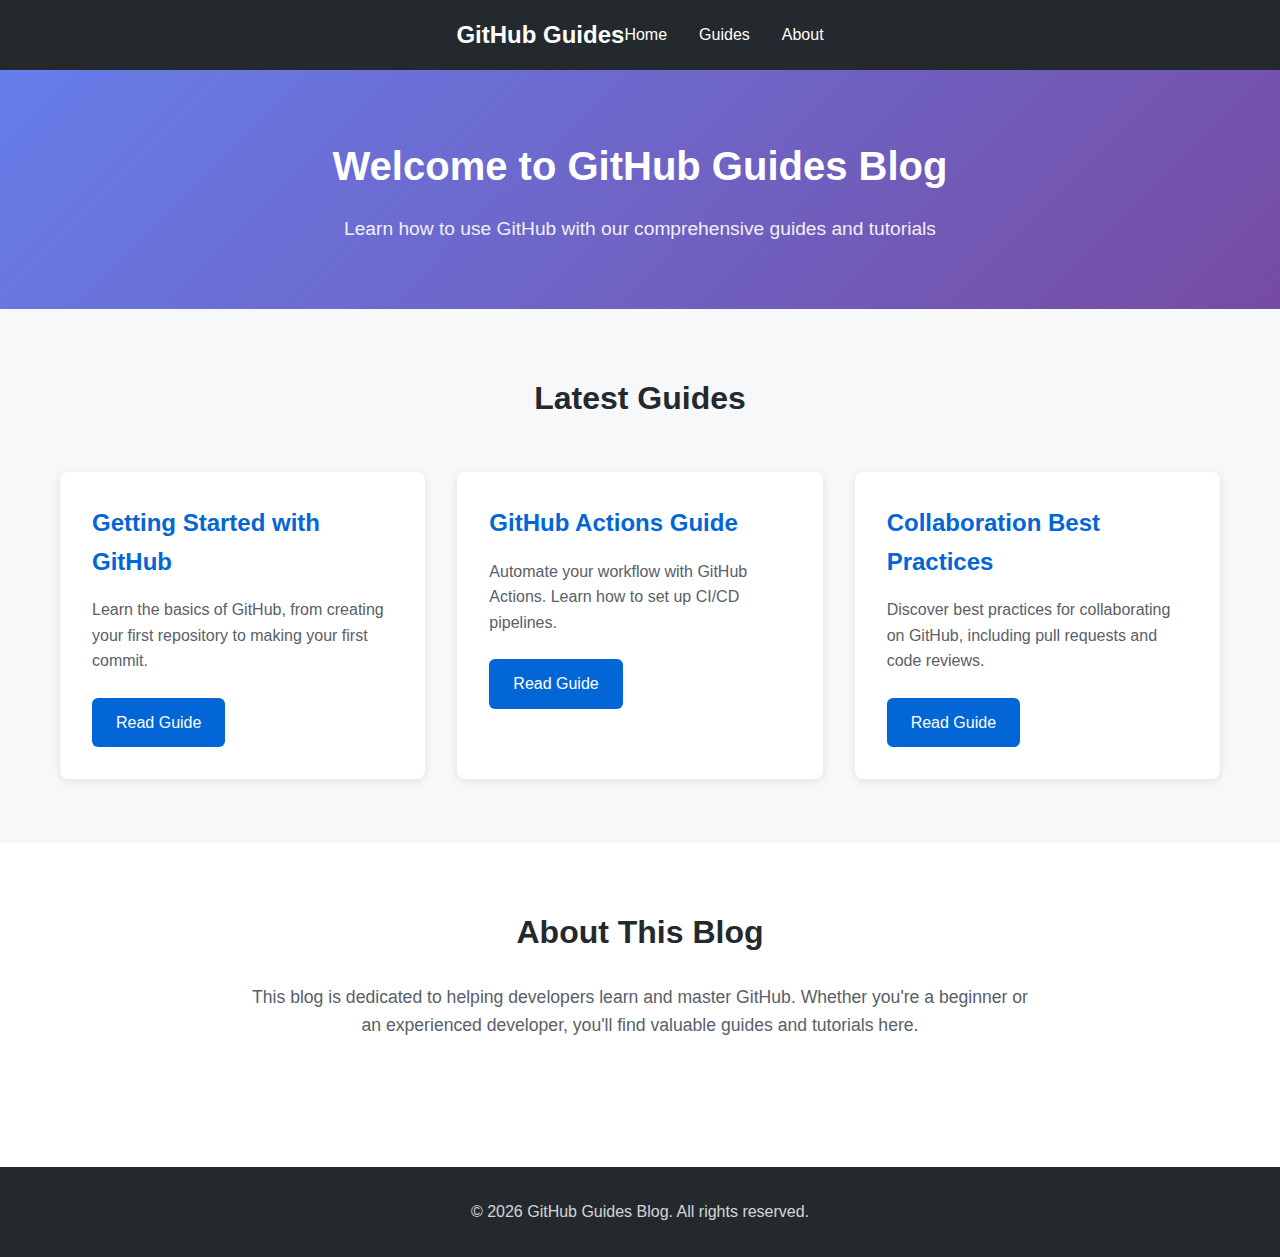
<file: index.html>
<!DOCTYPE html>
<html lang="en">
<head>
    <meta charset="UTF-8">
    <meta name="viewport" content="width=device-width, initial-scale=1.0">
    <title>GitHub Guides Blog</title>
    <link rel="stylesheet" href="assets/css/style.css">
</head>
<body>
    <header>
        <nav class="navbar">
            <div class="container">
                <h1 class="logo">GitHub Guides</h1>
                <ul class="nav-links">
                    <li><a href="index.html">Home</a></li>
                    <li><a href="#guides">Guides</a></li>
                    <li><a href="#about">About</a></li>
                </ul>
            </div>
        </nav>
    </header>

    <main>
        <section class="hero">
            <div class="container">
                <h1>Welcome to GitHub Guides Blog</h1>
                <p>Learn how to use GitHub with our comprehensive guides and tutorials</p>
            </div>
        </section>

        <section id="guides" class="guides-section">
            <div class="container">
                <h2>Latest Guides</h2>
                <div class="guides-grid">
                    <article class="guide-card">
                        <h3>Getting Started with GitHub</h3>
                        <p>Learn the basics of GitHub, from creating your first repository to making your first commit.</p>
                        <a href="guides/getting-started.html" class="btn">Read Guide</a>
                    </article>
                    <article class="guide-card">
                        <h3>GitHub Actions Guide</h3>
                        <p>Automate your workflow with GitHub Actions. Learn how to set up CI/CD pipelines.</p>
                        <a href="guides/github-actions.html" class="btn">Read Guide</a>
                    </article>
                    <article class="guide-card">
                        <h3>Collaboration Best Practices</h3>
                        <p>Discover best practices for collaborating on GitHub, including pull requests and code reviews.</p>
                        <a href="guides/collaboration.html" class="btn">Read Guide</a>
                    </article>
                </div>
            </div>
        </section>

        <section id="about" class="about-section">
            <div class="container">
                <h2>About This Blog</h2>
                <p>This blog is dedicated to helping developers learn and master GitHub. Whether you're a beginner or an experienced developer, you'll find valuable guides and tutorials here.</p>
            </div>
        </section>
    </main>

    <footer>
        <div class="container">
            <p>&copy; 2026 GitHub Guides Blog. All rights reserved.</p>
        </div>
    </footer>

    <script src="assets/js/main.js"></script>
</body>
</html>
</file>
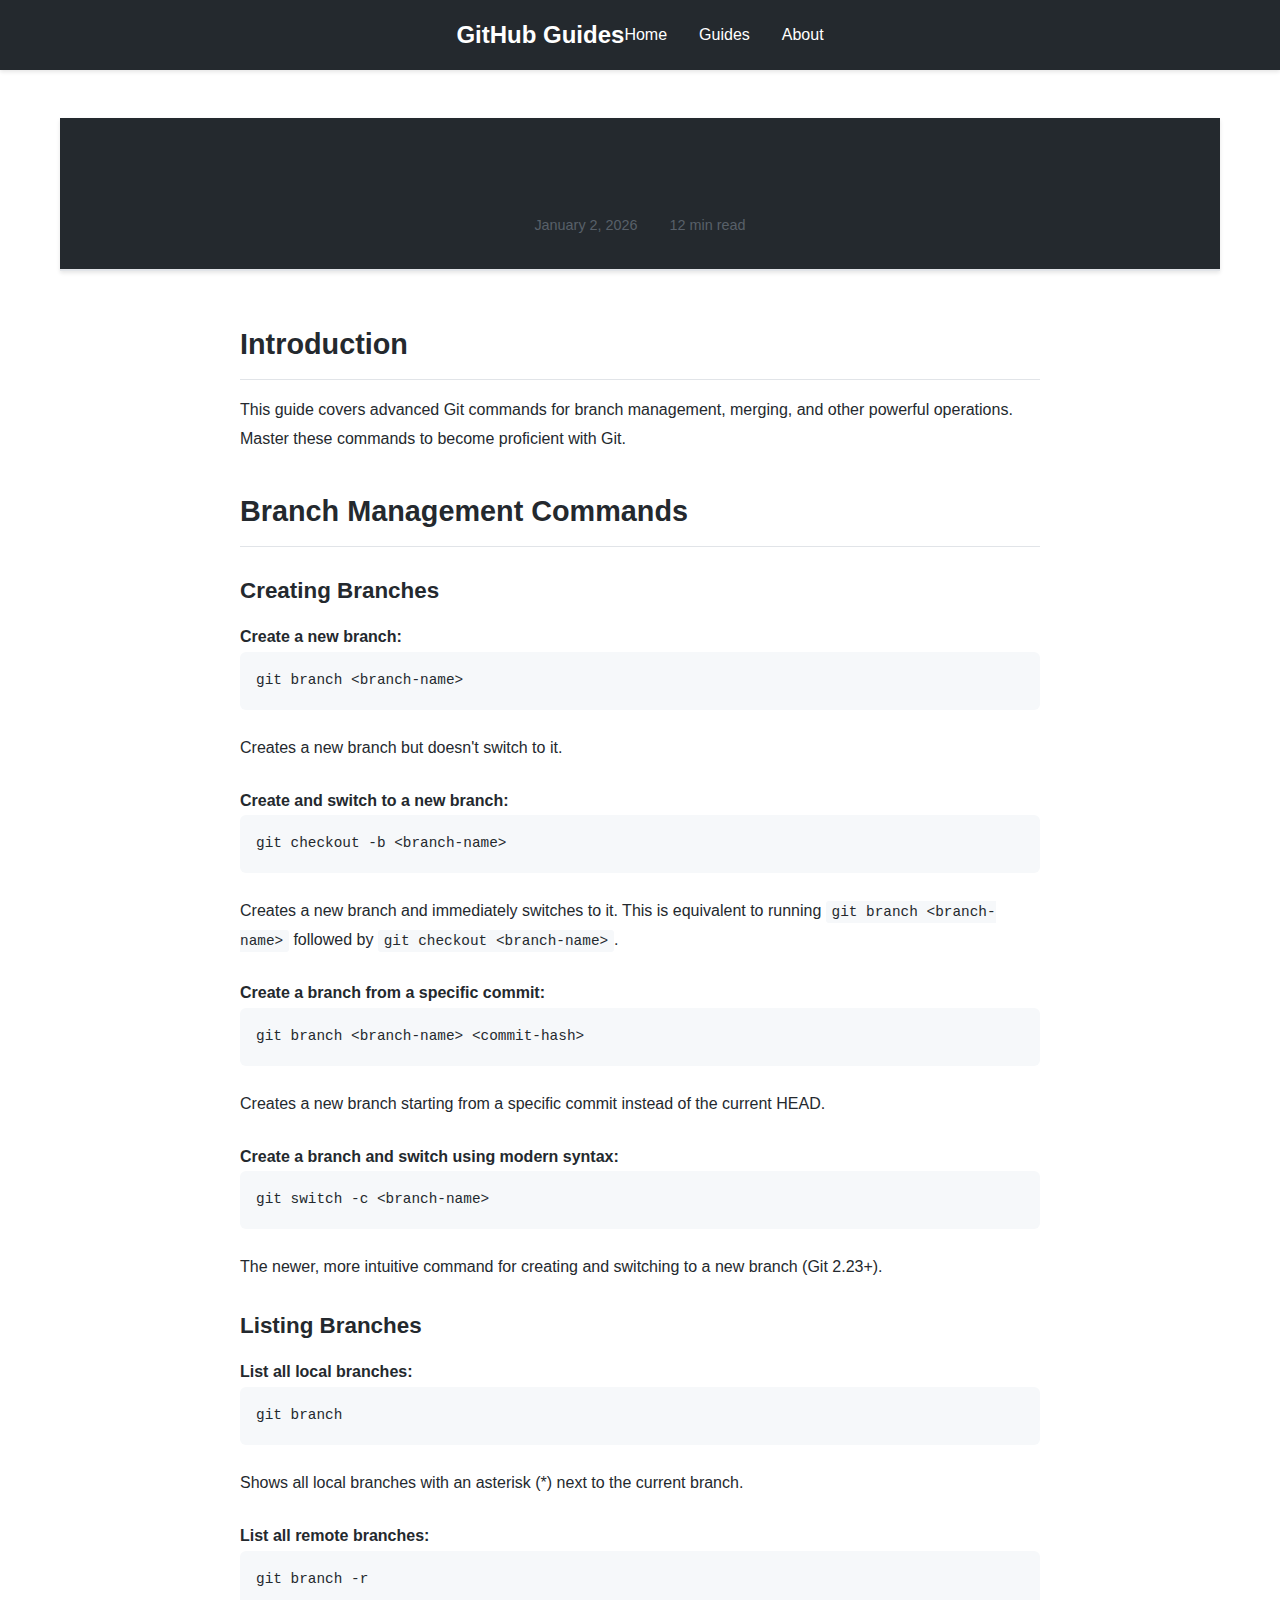
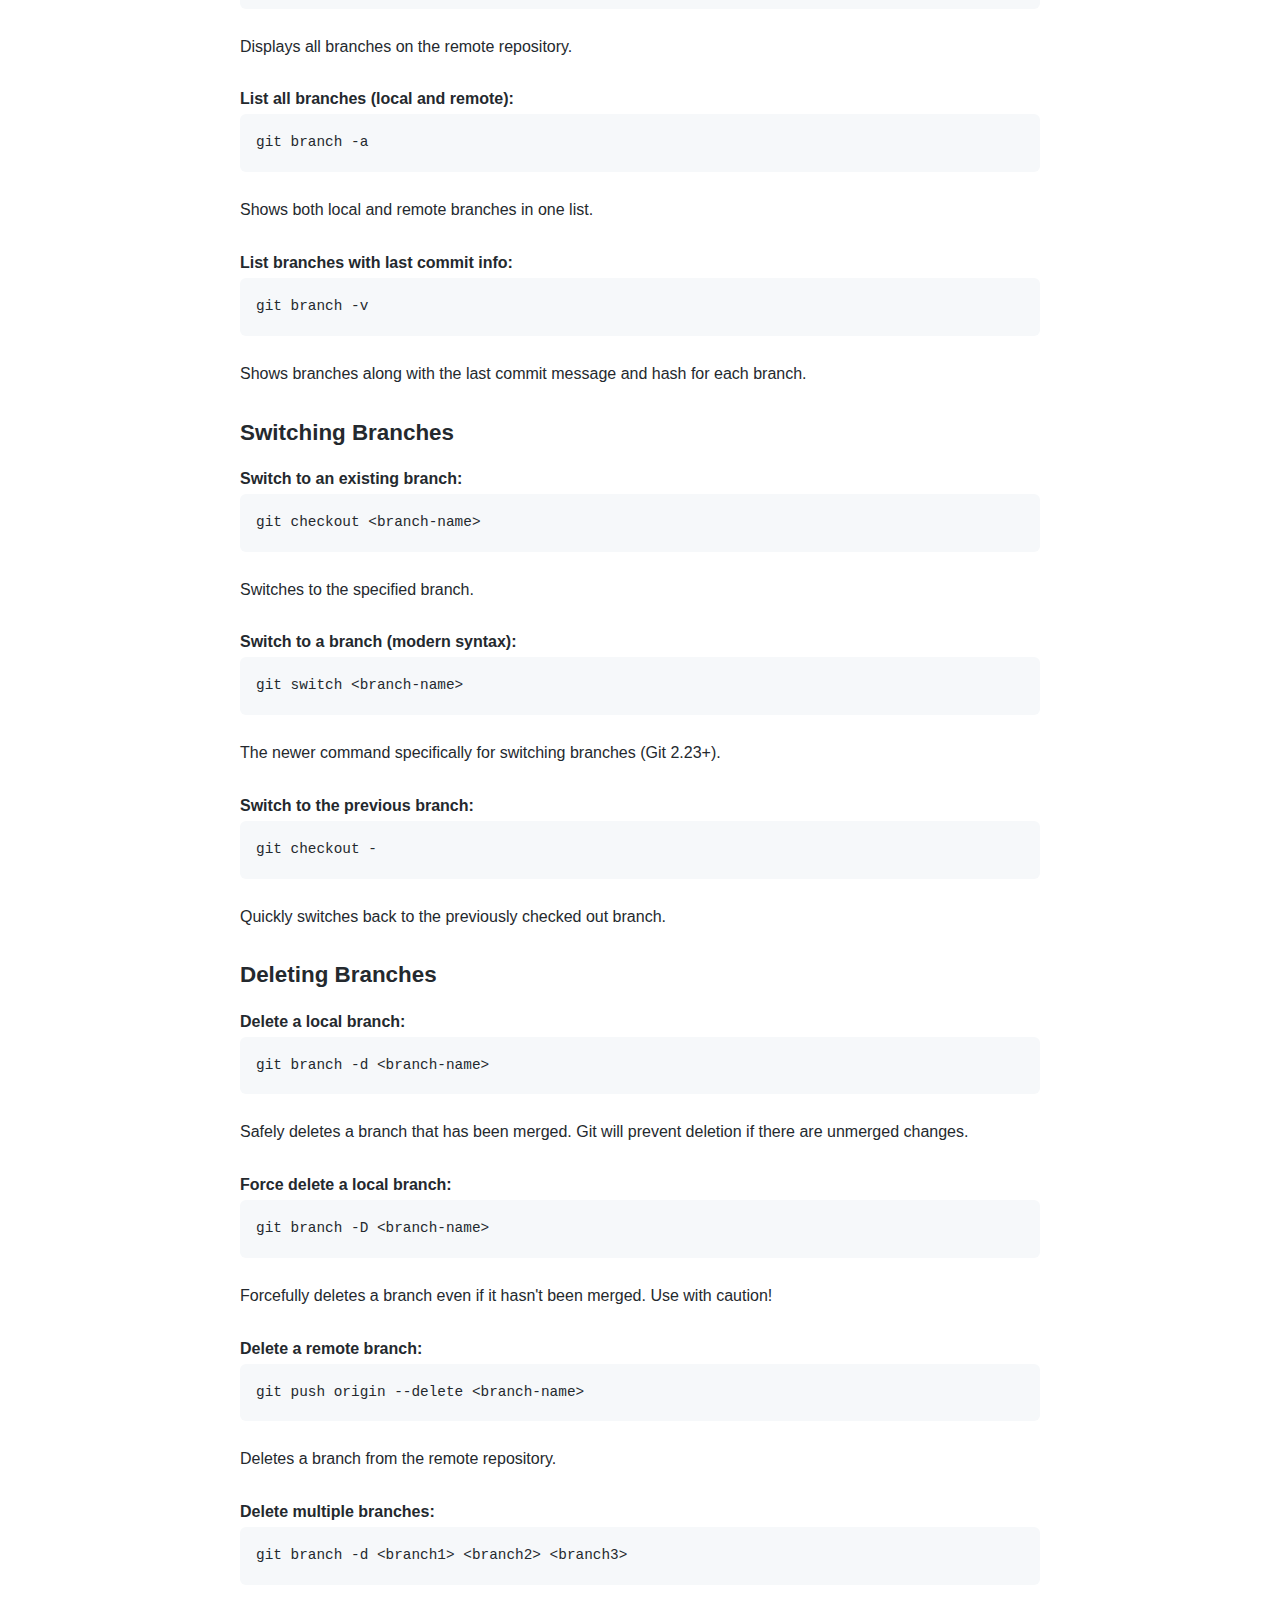
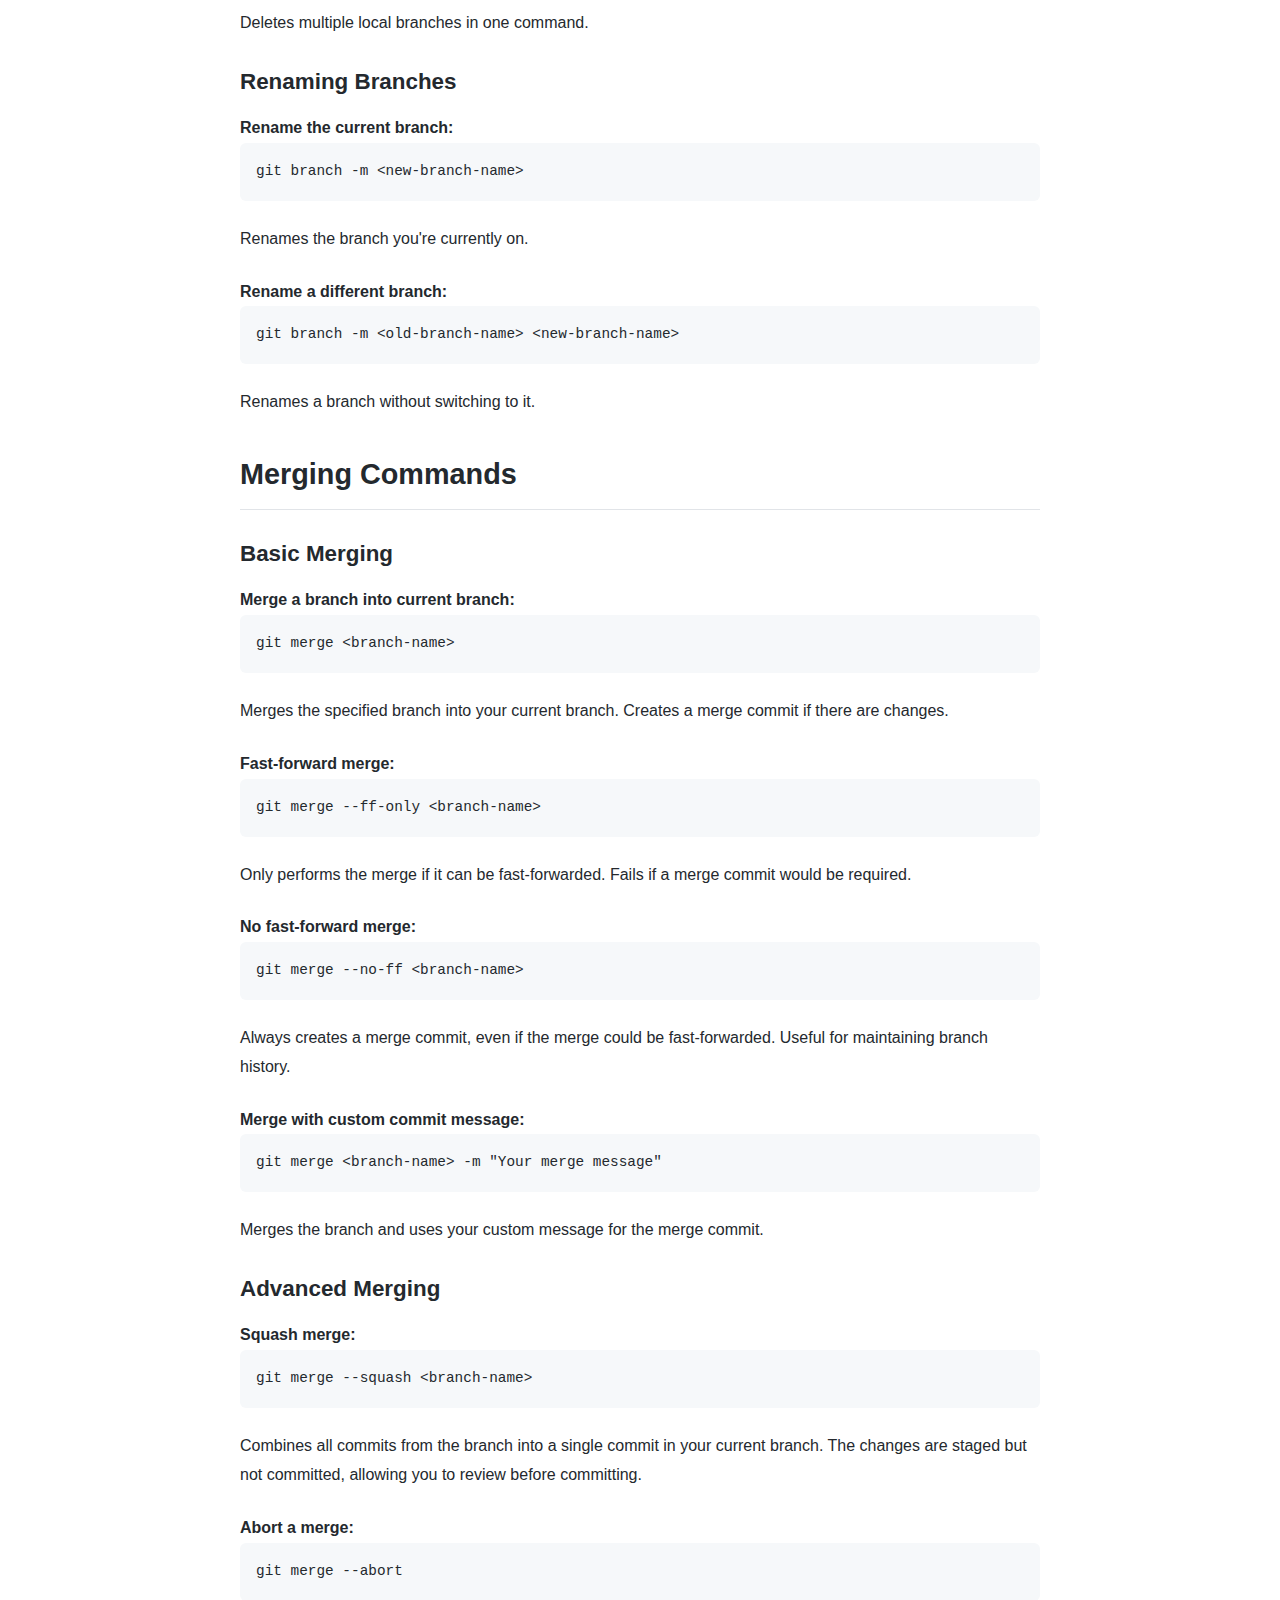
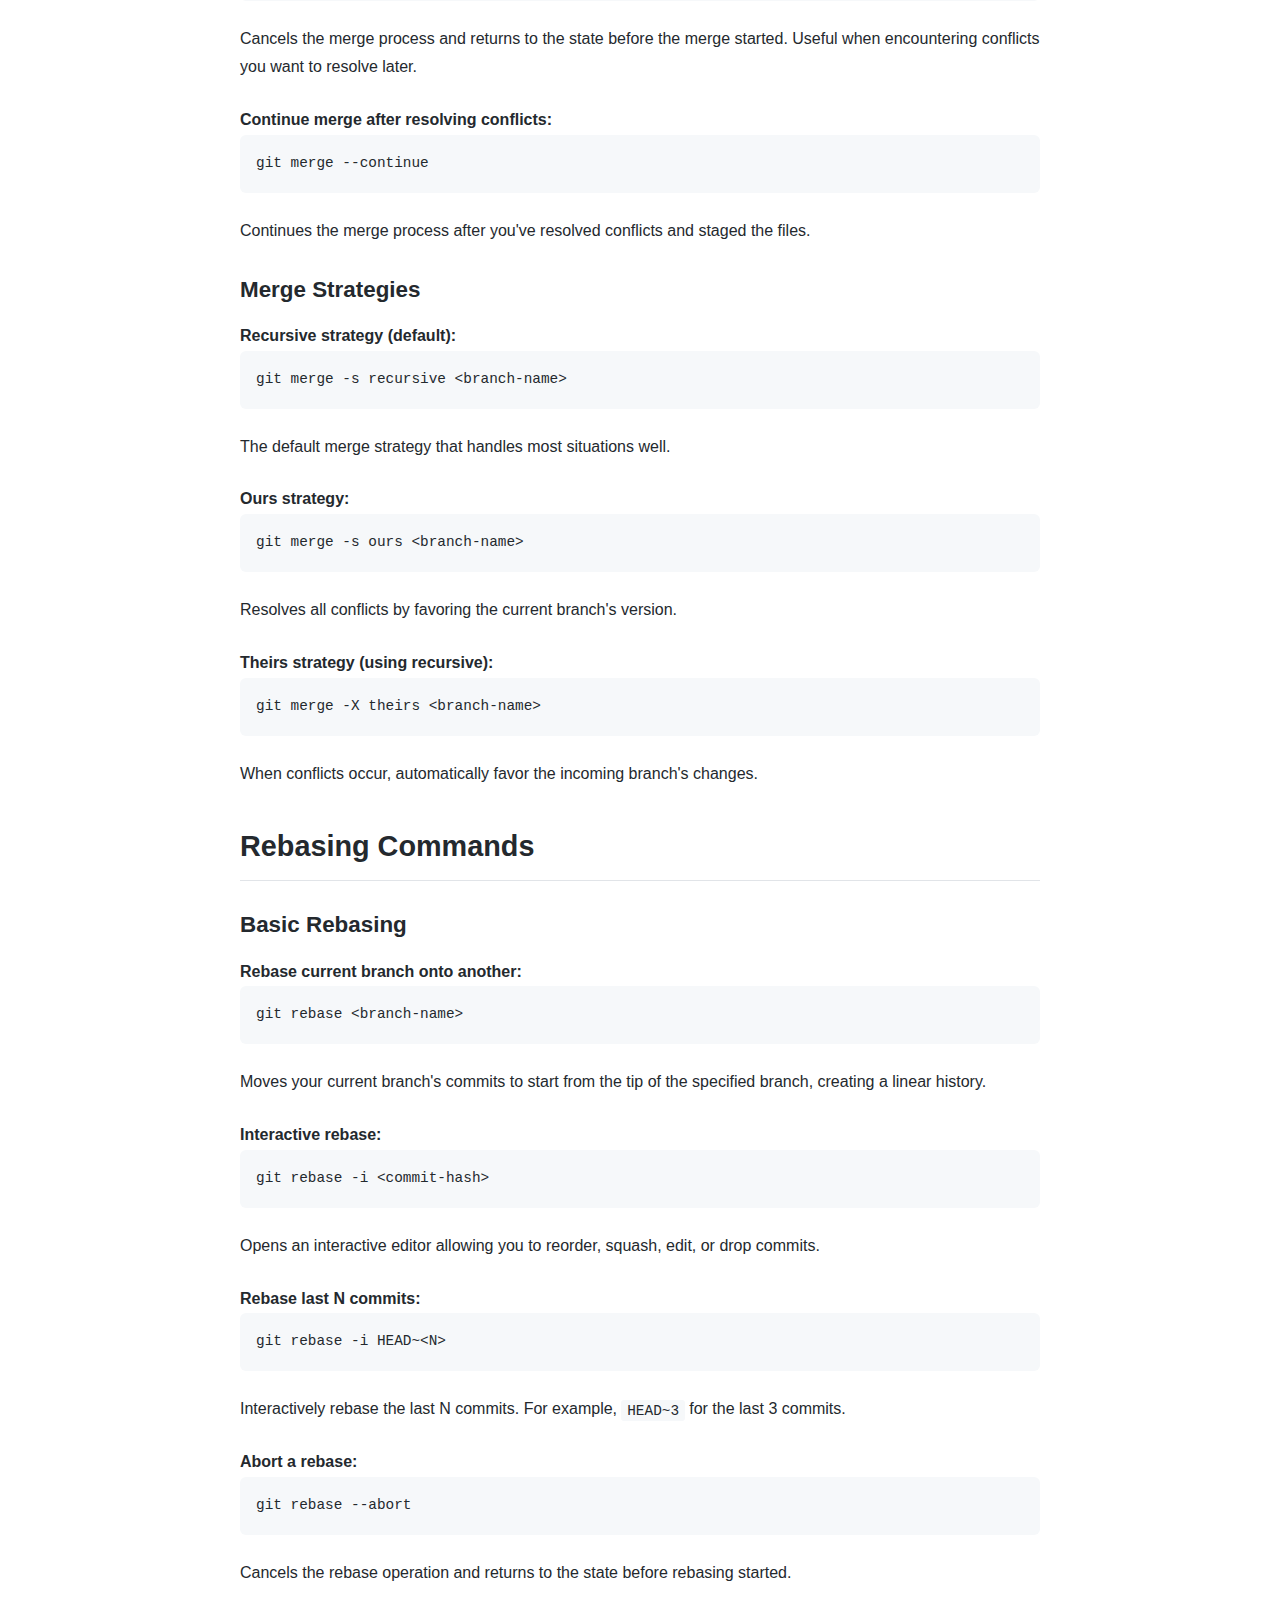
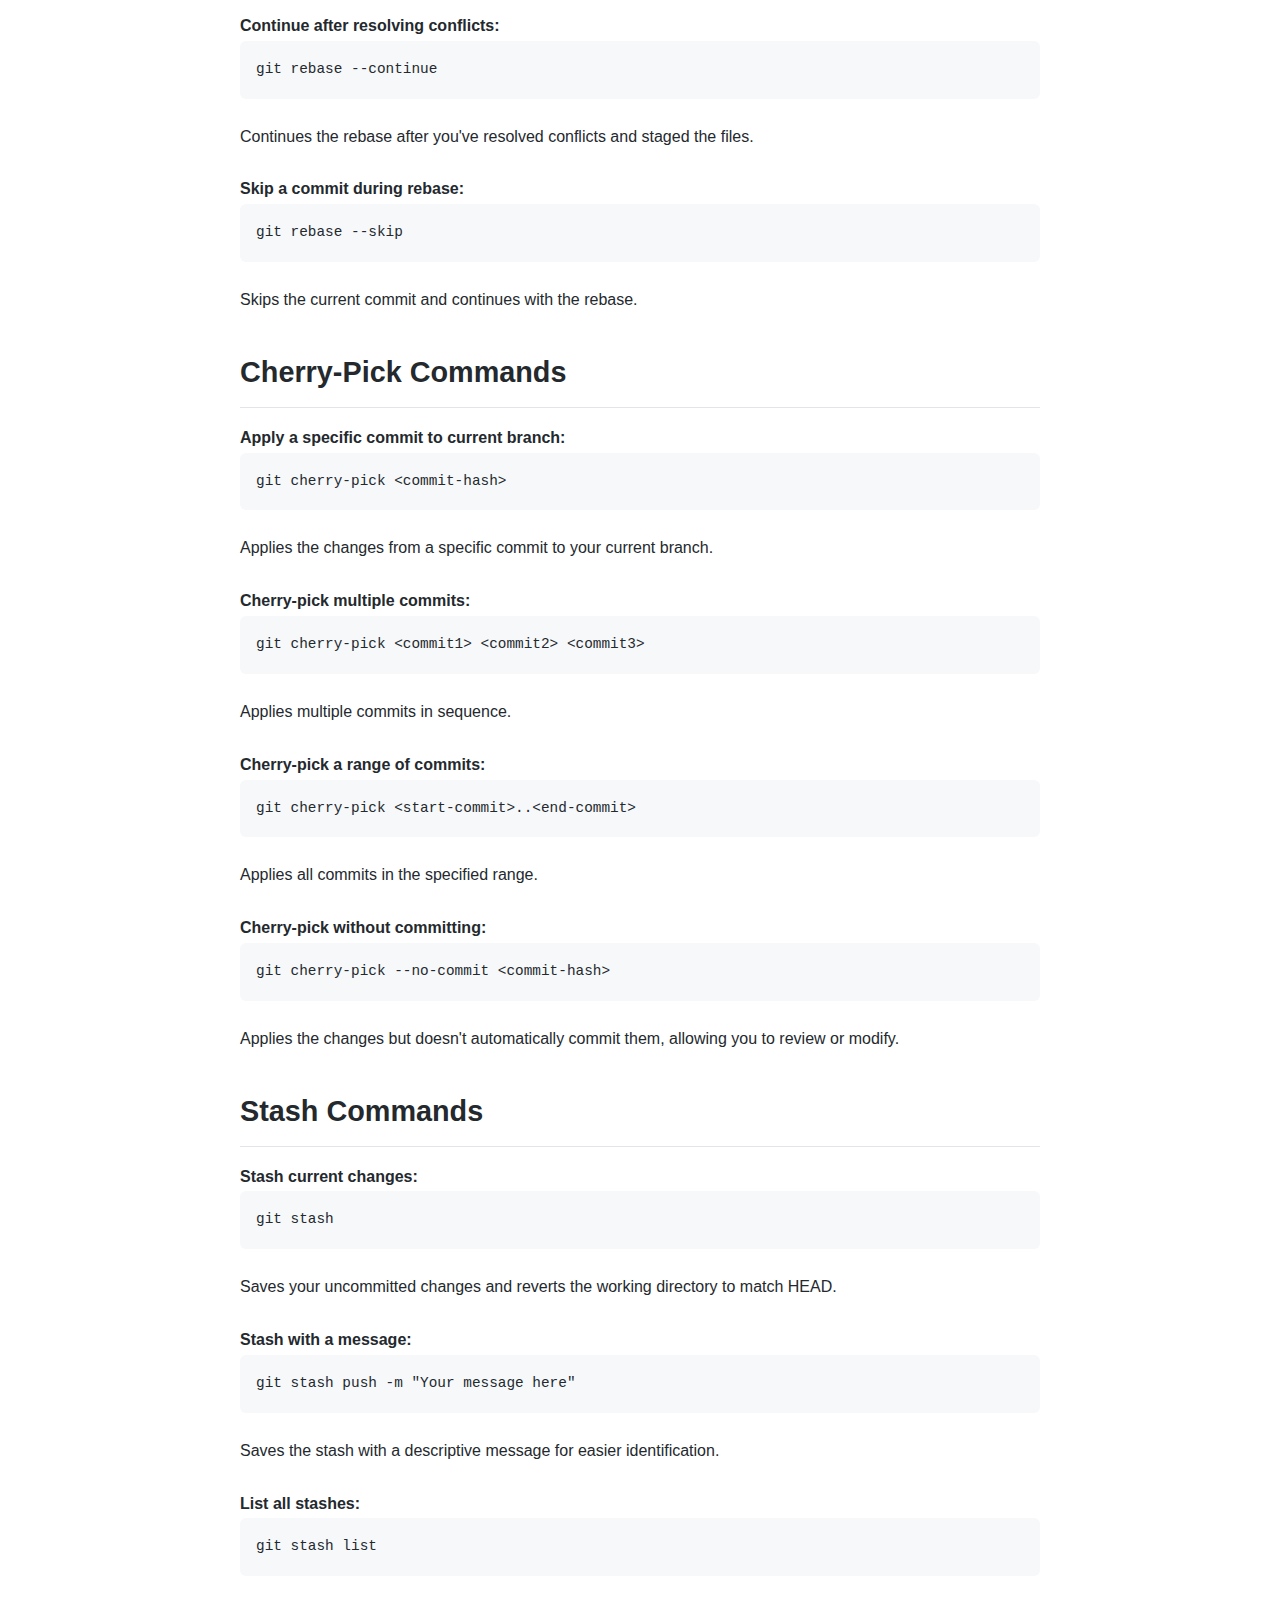
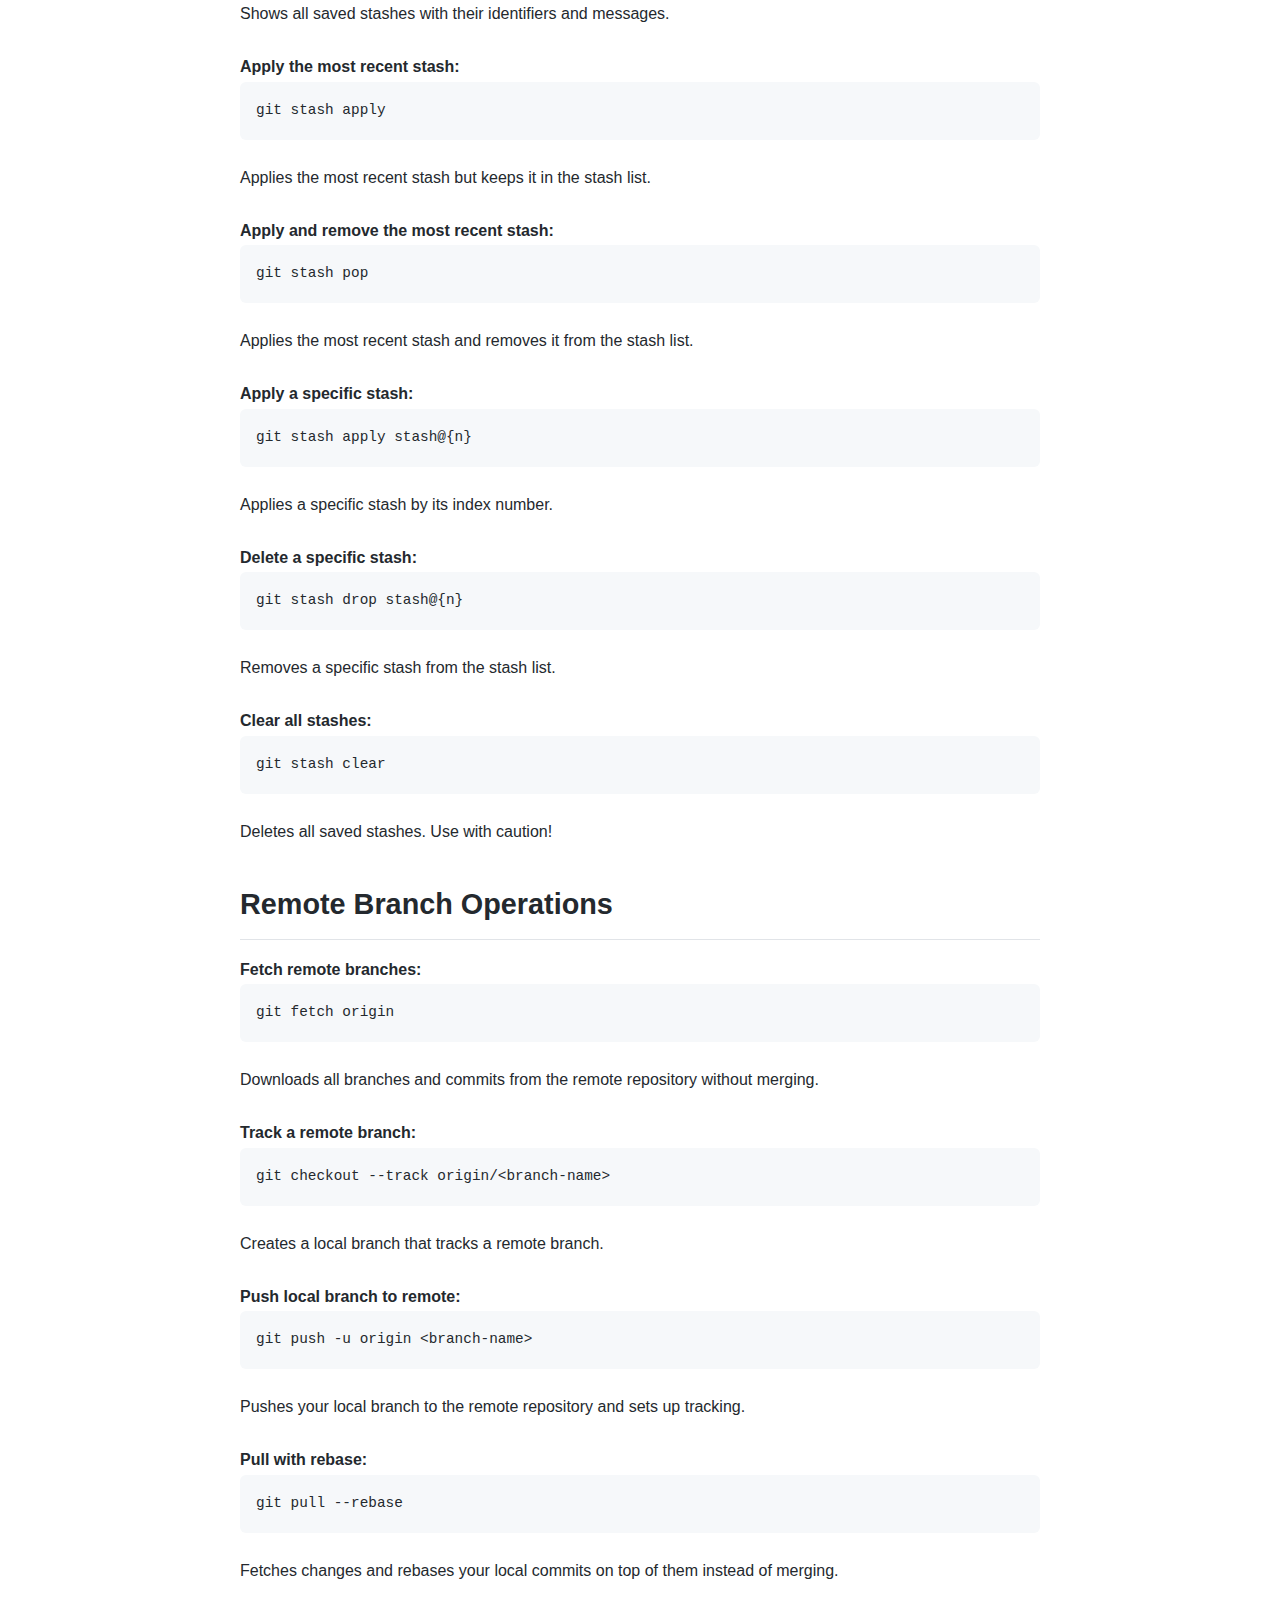
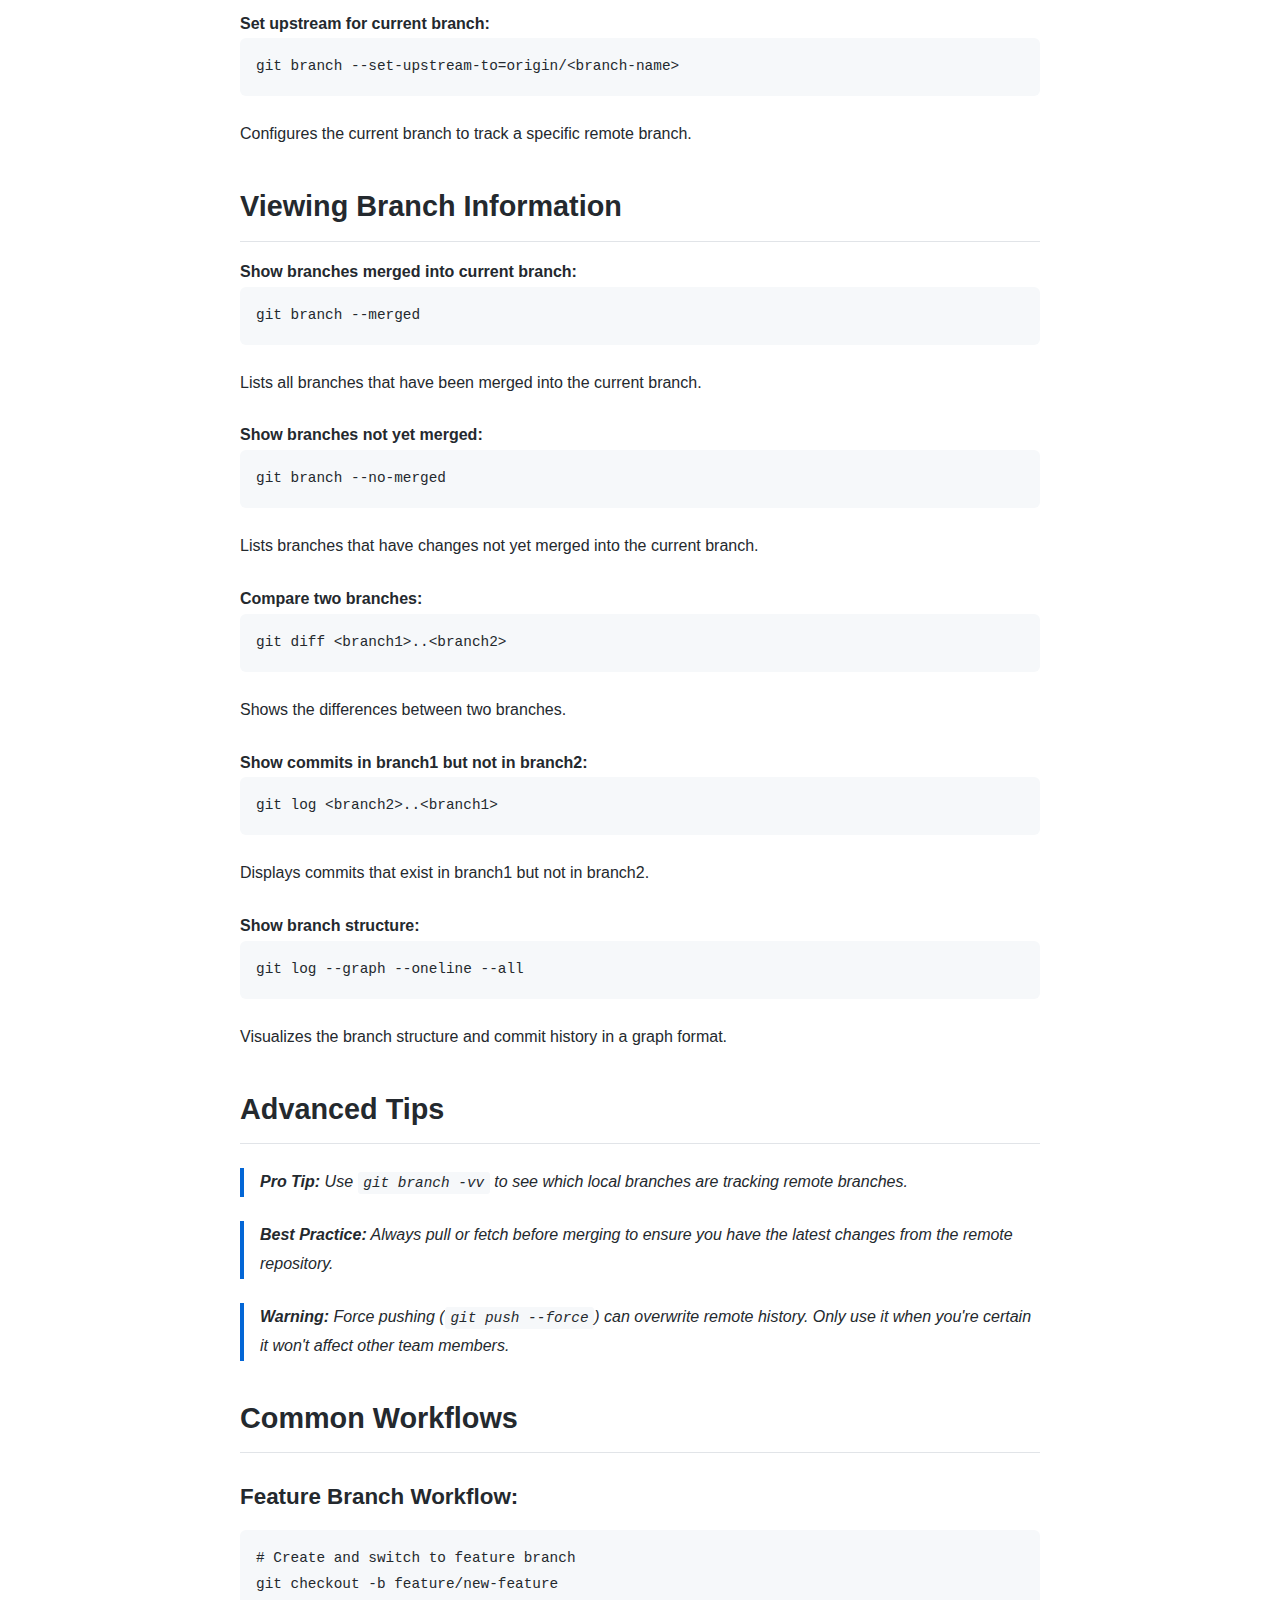
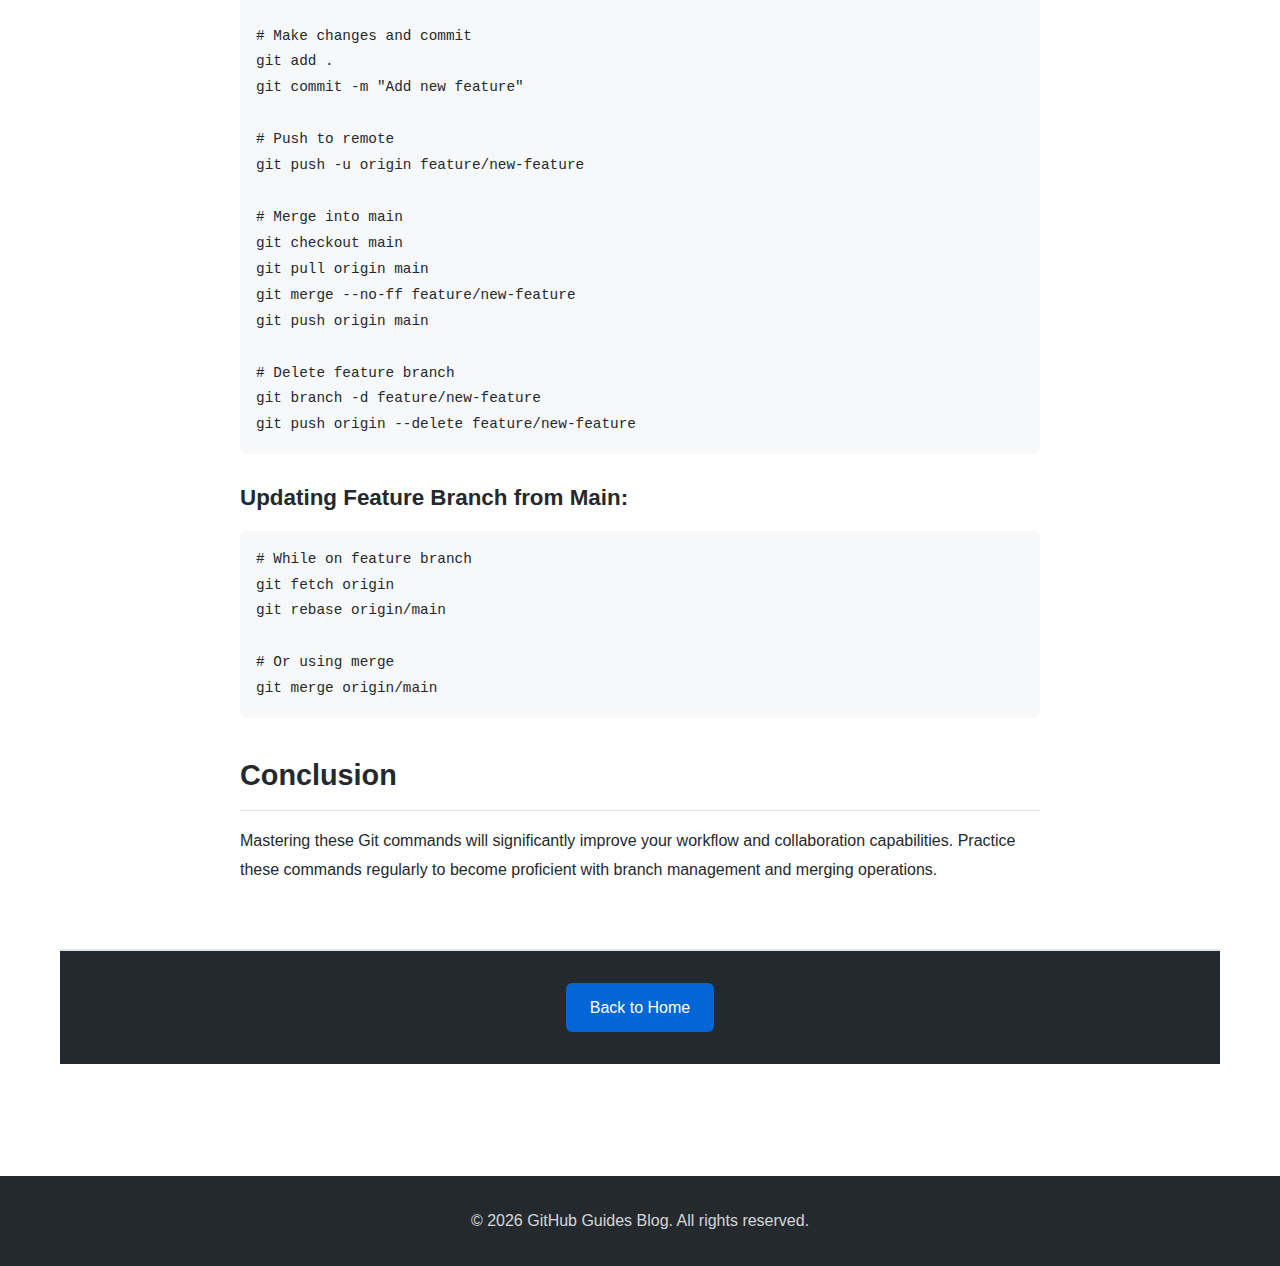
<file: guides/advanced-git-commands.html>
<!DOCTYPE html>
<html lang="en">
<head>
    <meta charset="UTF-8">
    <meta name="viewport" content="width=device-width, initial-scale=1.0">
    <title>Advanced Git Commands - GitHub Guides Blog</title>
    <link rel="stylesheet" href="../assets/css/style.css">
    <link rel="stylesheet" href="../assets/css/guide.css">
</head>
<body>
    <header>
        <nav class="navbar">
            <div class="container">
                <h1 class="logo">GitHub Guides</h1>
                <ul class="nav-links">
                    <li><a href="../index.html">Home</a></li>
                    <li><a href="../index.html#guides">Guides</a></li>
                    <li><a href="../index.html#about">About</a></li>
                </ul>
            </div>
        </nav>
    </header>

    <main class="guide-content">
        <div class="container">
            <article>
                <header class="guide-header">
                    <h1>Advanced Git Commands</h1>
                    <div class="guide-meta">
                        <span class="date">January 2, 2026</span>
                        <span class="reading-time">12 min read</span>
                    </div>
                </header>

                <section class="guide-body">
                    <h2>Introduction</h2>
                    <p>This guide covers advanced Git commands for branch management, merging, and other powerful operations. Master these commands to become proficient with Git.</p>

                    <h2>Branch Management Commands</h2>
                    
                    <h3>Creating Branches</h3>
                    
                    <h4>Create a new branch:</h4>
                    <pre><code>git branch &lt;branch-name&gt;</code></pre>
                    <p>Creates a new branch but doesn't switch to it.</p>

                    <h4>Create and switch to a new branch:</h4>
                    <pre><code>git checkout -b &lt;branch-name&gt;</code></pre>
                    <p>Creates a new branch and immediately switches to it. This is equivalent to running <code>git branch &lt;branch-name&gt;</code> followed by <code>git checkout &lt;branch-name&gt;</code>.</p>

                    <h4>Create a branch from a specific commit:</h4>
                    <pre><code>git branch &lt;branch-name&gt; &lt;commit-hash&gt;</code></pre>
                    <p>Creates a new branch starting from a specific commit instead of the current HEAD.</p>

                    <h4>Create a branch and switch using modern syntax:</h4>
                    <pre><code>git switch -c &lt;branch-name&gt;</code></pre>
                    <p>The newer, more intuitive command for creating and switching to a new branch (Git 2.23+).</p>

                    <h3>Listing Branches</h3>
                    
                    <h4>List all local branches:</h4>
                    <pre><code>git branch</code></pre>
                    <p>Shows all local branches with an asterisk (*) next to the current branch.</p>

                    <h4>List all remote branches:</h4>
                    <pre><code>git branch -r</code></pre>
                    <p>Displays all branches on the remote repository.</p>

                    <h4>List all branches (local and remote):</h4>
                    <pre><code>git branch -a</code></pre>
                    <p>Shows both local and remote branches in one list.</p>

                    <h4>List branches with last commit info:</h4>
                    <pre><code>git branch -v</code></pre>
                    <p>Shows branches along with the last commit message and hash for each branch.</p>

                    <h3>Switching Branches</h3>
                    
                    <h4>Switch to an existing branch:</h4>
                    <pre><code>git checkout &lt;branch-name&gt;</code></pre>
                    <p>Switches to the specified branch.</p>

                    <h4>Switch to a branch (modern syntax):</h4>
                    <pre><code>git switch &lt;branch-name&gt;</code></pre>
                    <p>The newer command specifically for switching branches (Git 2.23+).</p>

                    <h4>Switch to the previous branch:</h4>
                    <pre><code>git checkout -</code></pre>
                    <p>Quickly switches back to the previously checked out branch.</p>

                    <h3>Deleting Branches</h3>
                    
                    <h4>Delete a local branch:</h4>
                    <pre><code>git branch -d &lt;branch-name&gt;</code></pre>
                    <p>Safely deletes a branch that has been merged. Git will prevent deletion if there are unmerged changes.</p>

                    <h4>Force delete a local branch:</h4>
                    <pre><code>git branch -D &lt;branch-name&gt;</code></pre>
                    <p>Forcefully deletes a branch even if it hasn't been merged. Use with caution!</p>

                    <h4>Delete a remote branch:</h4>
                    <pre><code>git push origin --delete &lt;branch-name&gt;</code></pre>
                    <p>Deletes a branch from the remote repository.</p>

                    <h4>Delete multiple branches:</h4>
                    <pre><code>git branch -d &lt;branch1&gt; &lt;branch2&gt; &lt;branch3&gt;</code></pre>
                    <p>Deletes multiple local branches in one command.</p>

                    <h3>Renaming Branches</h3>
                    
                    <h4>Rename the current branch:</h4>
                    <pre><code>git branch -m &lt;new-branch-name&gt;</code></pre>
                    <p>Renames the branch you're currently on.</p>

                    <h4>Rename a different branch:</h4>
                    <pre><code>git branch -m &lt;old-branch-name&gt; &lt;new-branch-name&gt;</code></pre>
                    <p>Renames a branch without switching to it.</p>

                    <h2>Merging Commands</h2>
                    
                    <h3>Basic Merging</h3>
                    
                    <h4>Merge a branch into current branch:</h4>
                    <pre><code>git merge &lt;branch-name&gt;</code></pre>
                    <p>Merges the specified branch into your current branch. Creates a merge commit if there are changes.</p>

                    <h4>Fast-forward merge:</h4>
                    <pre><code>git merge --ff-only &lt;branch-name&gt;</code></pre>
                    <p>Only performs the merge if it can be fast-forwarded. Fails if a merge commit would be required.</p>

                    <h4>No fast-forward merge:</h4>
                    <pre><code>git merge --no-ff &lt;branch-name&gt;</code></pre>
                    <p>Always creates a merge commit, even if the merge could be fast-forwarded. Useful for maintaining branch history.</p>

                    <h4>Merge with custom commit message:</h4>
                    <pre><code>git merge &lt;branch-name&gt; -m "Your merge message"</code></pre>
                    <p>Merges the branch and uses your custom message for the merge commit.</p>

                    <h3>Advanced Merging</h3>
                    
                    <h4>Squash merge:</h4>
                    <pre><code>git merge --squash &lt;branch-name&gt;</code></pre>
                    <p>Combines all commits from the branch into a single commit in your current branch. The changes are staged but not committed, allowing you to review before committing.</p>

                    <h4>Abort a merge:</h4>
                    <pre><code>git merge --abort</code></pre>
                    <p>Cancels the merge process and returns to the state before the merge started. Useful when encountering conflicts you want to resolve later.</p>

                    <h4>Continue merge after resolving conflicts:</h4>
                    <pre><code>git merge --continue</code></pre>
                    <p>Continues the merge process after you've resolved conflicts and staged the files.</p>

                    <h3>Merge Strategies</h3>
                    
                    <h4>Recursive strategy (default):</h4>
                    <pre><code>git merge -s recursive &lt;branch-name&gt;</code></pre>
                    <p>The default merge strategy that handles most situations well.</p>

                    <h4>Ours strategy:</h4>
                    <pre><code>git merge -s ours &lt;branch-name&gt;</code></pre>
                    <p>Resolves all conflicts by favoring the current branch's version.</p>

                    <h4>Theirs strategy (using recursive):</h4>
                    <pre><code>git merge -X theirs &lt;branch-name&gt;</code></pre>
                    <p>When conflicts occur, automatically favor the incoming branch's changes.</p>

                    <h2>Rebasing Commands</h2>
                    
                    <h3>Basic Rebasing</h3>
                    
                    <h4>Rebase current branch onto another:</h4>
                    <pre><code>git rebase &lt;branch-name&gt;</code></pre>
                    <p>Moves your current branch's commits to start from the tip of the specified branch, creating a linear history.</p>

                    <h4>Interactive rebase:</h4>
                    <pre><code>git rebase -i &lt;commit-hash&gt;</code></pre>
                    <p>Opens an interactive editor allowing you to reorder, squash, edit, or drop commits.</p>

                    <h4>Rebase last N commits:</h4>
                    <pre><code>git rebase -i HEAD~&lt;N&gt;</code></pre>
                    <p>Interactively rebase the last N commits. For example, <code>HEAD~3</code> for the last 3 commits.</p>

                    <h4>Abort a rebase:</h4>
                    <pre><code>git rebase --abort</code></pre>
                    <p>Cancels the rebase operation and returns to the state before rebasing started.</p>

                    <h4>Continue after resolving conflicts:</h4>
                    <pre><code>git rebase --continue</code></pre>
                    <p>Continues the rebase after you've resolved conflicts and staged the files.</p>

                    <h4>Skip a commit during rebase:</h4>
                    <pre><code>git rebase --skip</code></pre>
                    <p>Skips the current commit and continues with the rebase.</p>

                    <h2>Cherry-Pick Commands</h2>
                    
                    <h4>Apply a specific commit to current branch:</h4>
                    <pre><code>git cherry-pick &lt;commit-hash&gt;</code></pre>
                    <p>Applies the changes from a specific commit to your current branch.</p>

                    <h4>Cherry-pick multiple commits:</h4>
                    <pre><code>git cherry-pick &lt;commit1&gt; &lt;commit2&gt; &lt;commit3&gt;</code></pre>
                    <p>Applies multiple commits in sequence.</p>

                    <h4>Cherry-pick a range of commits:</h4>
                    <pre><code>git cherry-pick &lt;start-commit&gt;..&lt;end-commit&gt;</code></pre>
                    <p>Applies all commits in the specified range.</p>

                    <h4>Cherry-pick without committing:</h4>
                    <pre><code>git cherry-pick --no-commit &lt;commit-hash&gt;</code></pre>
                    <p>Applies the changes but doesn't automatically commit them, allowing you to review or modify.</p>

                    <h2>Stash Commands</h2>
                    
                    <h4>Stash current changes:</h4>
                    <pre><code>git stash</code></pre>
                    <p>Saves your uncommitted changes and reverts the working directory to match HEAD.</p>

                    <h4>Stash with a message:</h4>
                    <pre><code>git stash push -m "Your message here"</code></pre>
                    <p>Saves the stash with a descriptive message for easier identification.</p>

                    <h4>List all stashes:</h4>
                    <pre><code>git stash list</code></pre>
                    <p>Shows all saved stashes with their identifiers and messages.</p>

                    <h4>Apply the most recent stash:</h4>
                    <pre><code>git stash apply</code></pre>
                    <p>Applies the most recent stash but keeps it in the stash list.</p>

                    <h4>Apply and remove the most recent stash:</h4>
                    <pre><code>git stash pop</code></pre>
                    <p>Applies the most recent stash and removes it from the stash list.</p>

                    <h4>Apply a specific stash:</h4>
                    <pre><code>git stash apply stash@{n}</code></pre>
                    <p>Applies a specific stash by its index number.</p>

                    <h4>Delete a specific stash:</h4>
                    <pre><code>git stash drop stash@{n}</code></pre>
                    <p>Removes a specific stash from the stash list.</p>

                    <h4>Clear all stashes:</h4>
                    <pre><code>git stash clear</code></pre>
                    <p>Deletes all saved stashes. Use with caution!</p>

                    <h2>Remote Branch Operations</h2>
                    
                    <h4>Fetch remote branches:</h4>
                    <pre><code>git fetch origin</code></pre>
                    <p>Downloads all branches and commits from the remote repository without merging.</p>

                    <h4>Track a remote branch:</h4>
                    <pre><code>git checkout --track origin/&lt;branch-name&gt;</code></pre>
                    <p>Creates a local branch that tracks a remote branch.</p>

                    <h4>Push local branch to remote:</h4>
                    <pre><code>git push -u origin &lt;branch-name&gt;</code></pre>
                    <p>Pushes your local branch to the remote repository and sets up tracking.</p>

                    <h4>Pull with rebase:</h4>
                    <pre><code>git pull --rebase</code></pre>
                    <p>Fetches changes and rebases your local commits on top of them instead of merging.</p>

                    <h4>Set upstream for current branch:</h4>
                    <pre><code>git branch --set-upstream-to=origin/&lt;branch-name&gt;</code></pre>
                    <p>Configures the current branch to track a specific remote branch.</p>

                    <h2>Viewing Branch Information</h2>
                    
                    <h4>Show branches merged into current branch:</h4>
                    <pre><code>git branch --merged</code></pre>
                    <p>Lists all branches that have been merged into the current branch.</p>

                    <h4>Show branches not yet merged:</h4>
                    <pre><code>git branch --no-merged</code></pre>
                    <p>Lists branches that have changes not yet merged into the current branch.</p>

                    <h4>Compare two branches:</h4>
                    <pre><code>git diff &lt;branch1&gt;..&lt;branch2&gt;</code></pre>
                    <p>Shows the differences between two branches.</p>

                    <h4>Show commits in branch1 but not in branch2:</h4>
                    <pre><code>git log &lt;branch2&gt;..&lt;branch1&gt;</code></pre>
                    <p>Displays commits that exist in branch1 but not in branch2.</p>

                    <h4>Show branch structure:</h4>
                    <pre><code>git log --graph --oneline --all</code></pre>
                    <p>Visualizes the branch structure and commit history in a graph format.</p>

                    <h2>Advanced Tips</h2>
                    
                    <blockquote>
                        <p><strong>Pro Tip:</strong> Use <code>git branch -vv</code> to see which local branches are tracking remote branches.</p>
                    </blockquote>

                    <blockquote>
                        <p><strong>Best Practice:</strong> Always pull or fetch before merging to ensure you have the latest changes from the remote repository.</p>
                    </blockquote>

                    <blockquote>
                        <p><strong>Warning:</strong> Force pushing (<code>git push --force</code>) can overwrite remote history. Only use it when you're certain it won't affect other team members.</p>
                    </blockquote>

                    <h2>Common Workflows</h2>
                    
                    <h3>Feature Branch Workflow:</h3>
                    <pre><code># Create and switch to feature branch
git checkout -b feature/new-feature

# Make changes and commit
git add .
git commit -m "Add new feature"

# Push to remote
git push -u origin feature/new-feature

# Merge into main
git checkout main
git pull origin main
git merge --no-ff feature/new-feature
git push origin main

# Delete feature branch
git branch -d feature/new-feature
git push origin --delete feature/new-feature</code></pre>

                    <h3>Updating Feature Branch from Main:</h3>
                    <pre><code># While on feature branch
git fetch origin
git rebase origin/main

# Or using merge
git merge origin/main</code></pre>

                    <h2>Conclusion</h2>
                    <p>Mastering these Git commands will significantly improve your workflow and collaboration capabilities. Practice these commands regularly to become proficient with branch management and merging operations.</p>
                </section>

                <footer class="guide-footer">
                    <a href="../index.html" class="btn">Back to Home</a>
                </footer>
            </article>
        </div>
    </main>

    <footer>
        <div class="container">
            <p>&copy; 2026 GitHub Guides Blog. All rights reserved.</p>
        </div>
    </footer>

    <script src="../assets/js/main.js"></script>
</body>
</html>
</file>
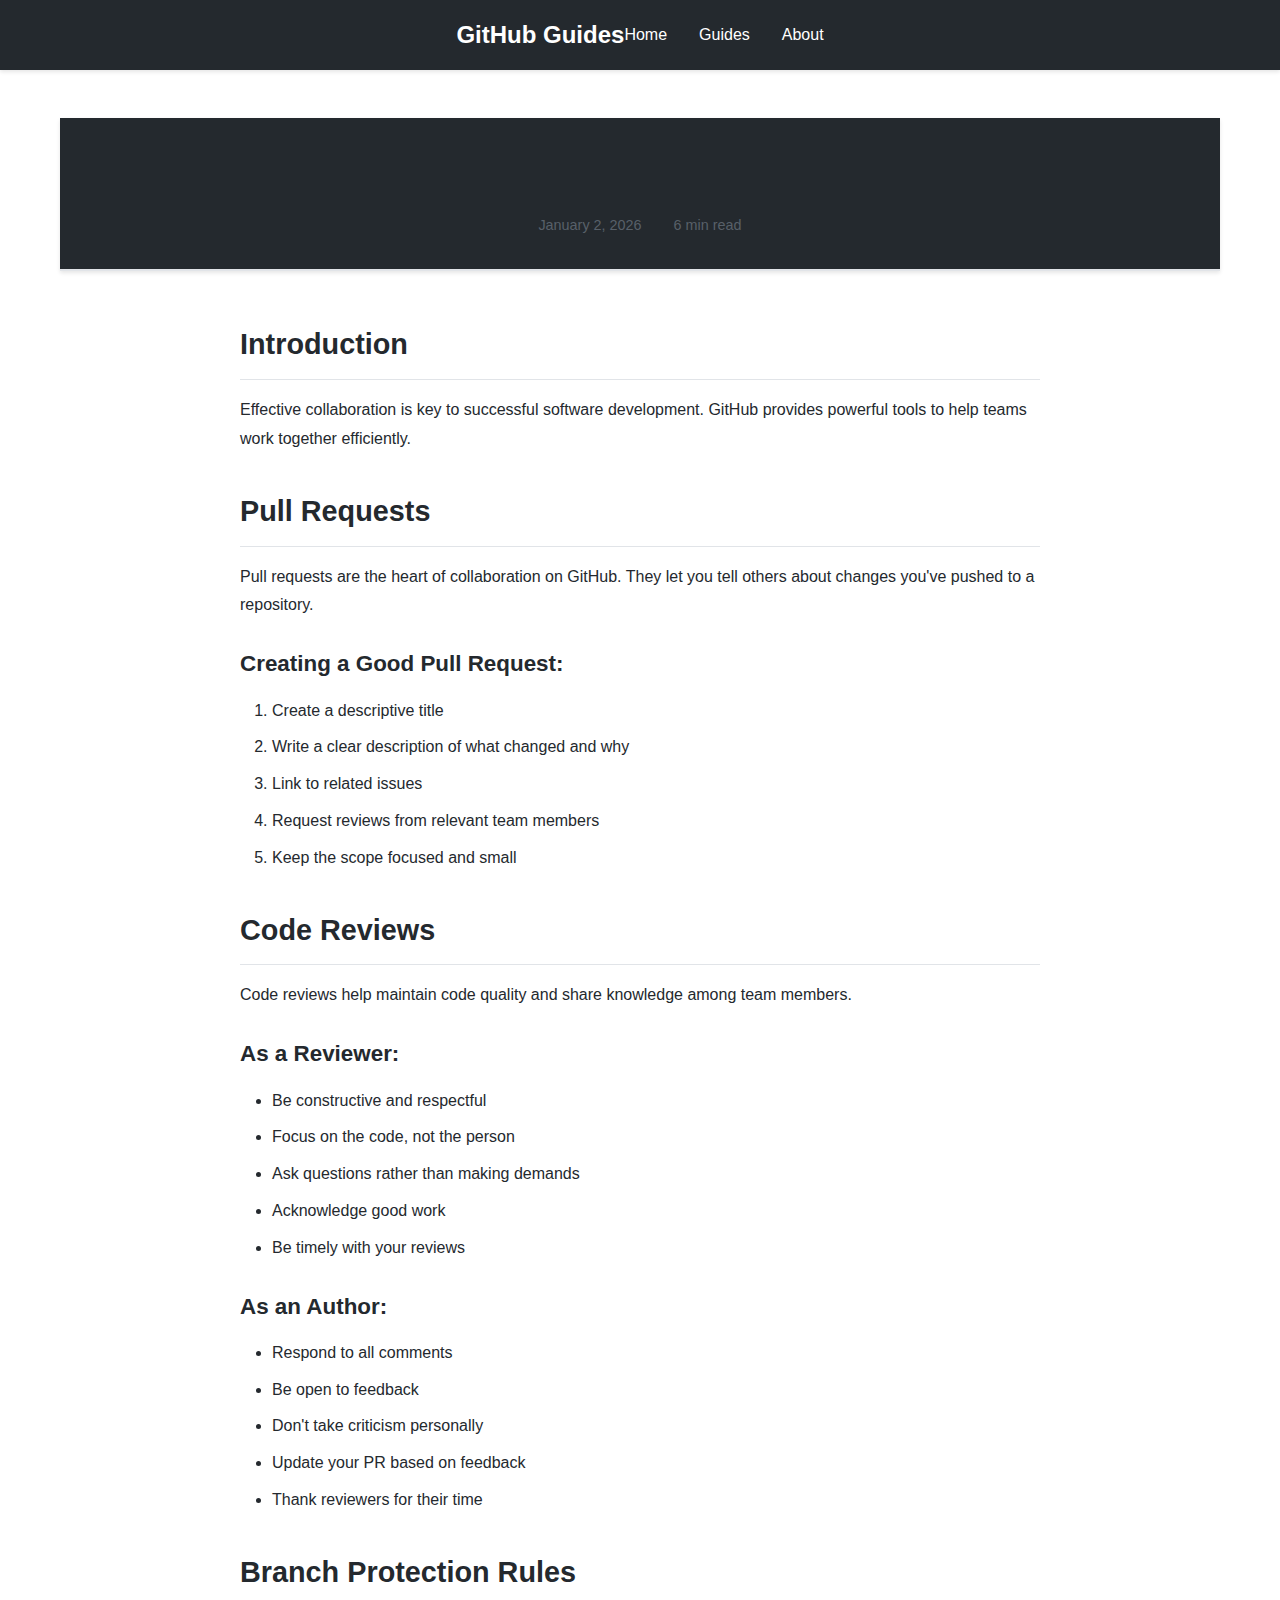
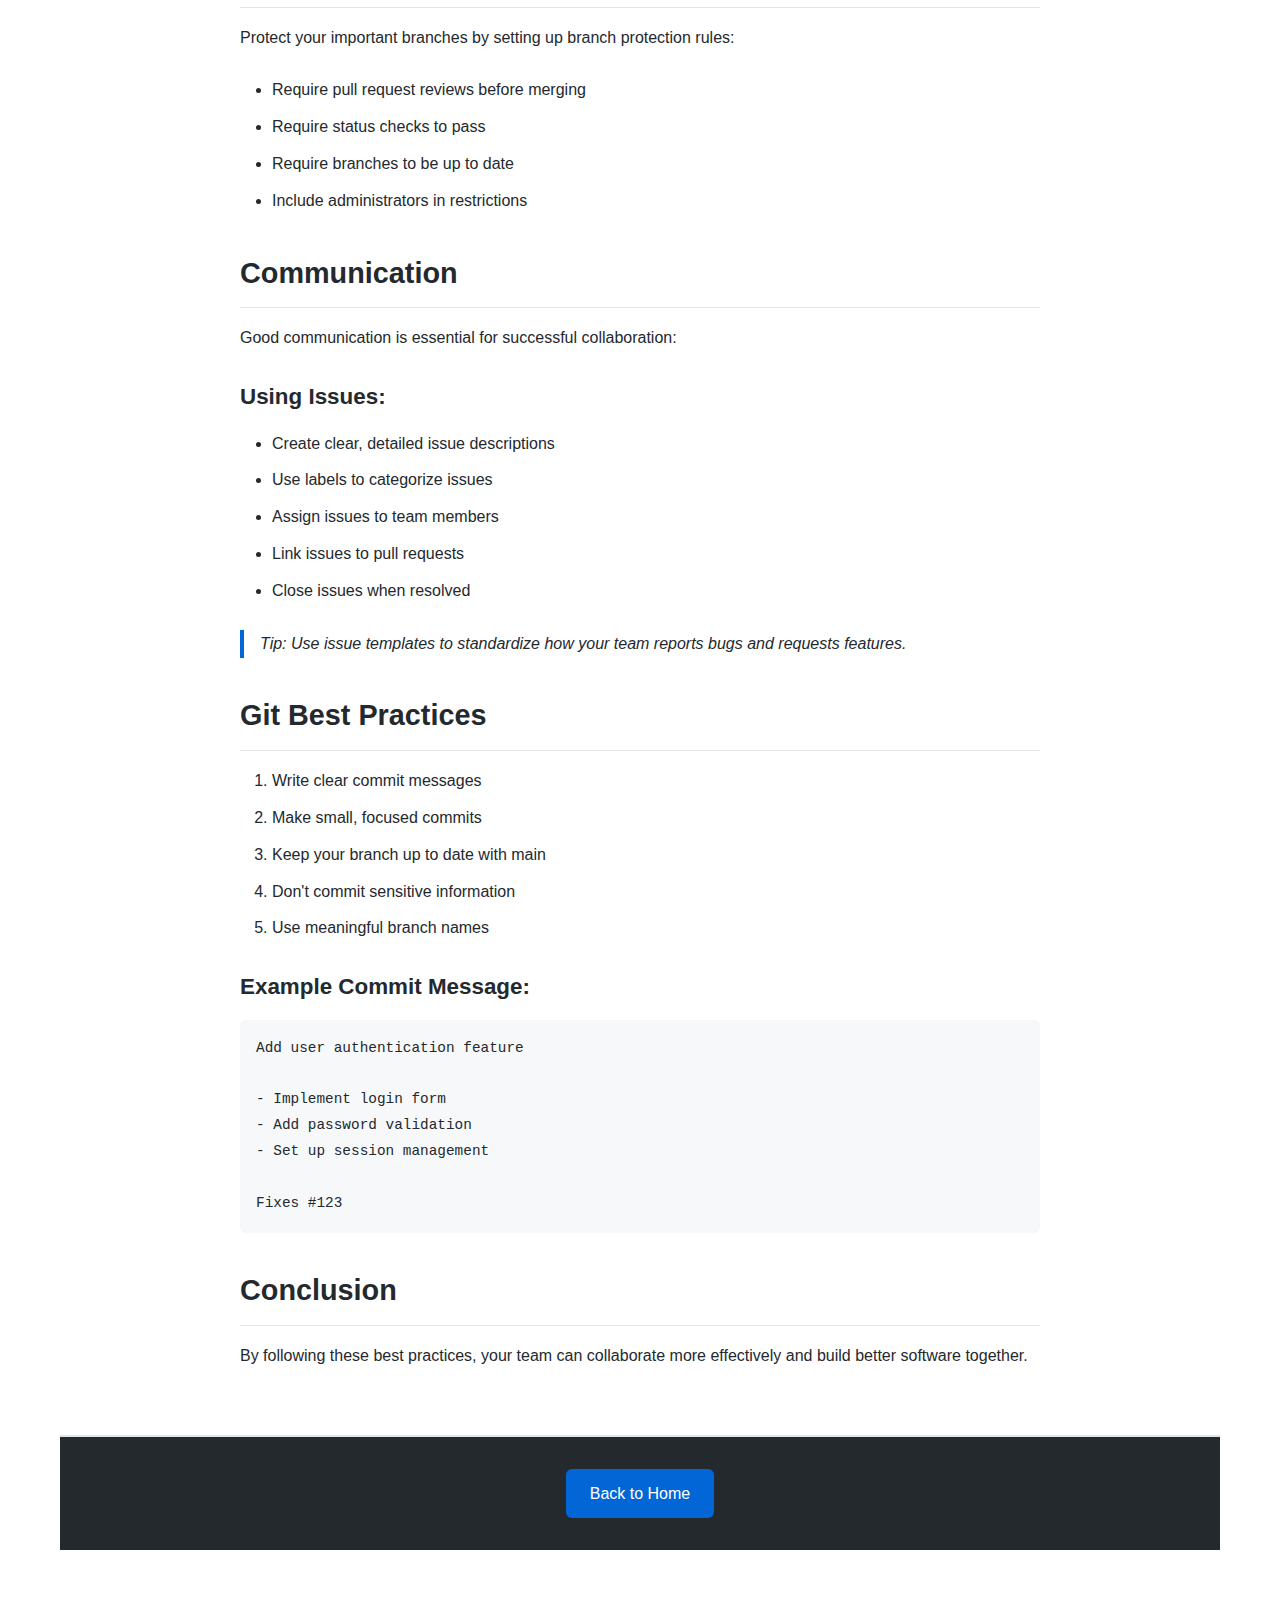
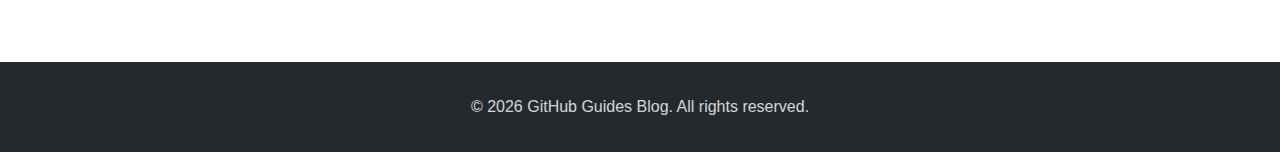
<file: guides/collaboration.html>
<!DOCTYPE html>
<html lang="en">
<head>
    <meta charset="UTF-8">
    <meta name="viewport" content="width=device-width, initial-scale=1.0">
    <title>Collaboration Best Practices - GitHub Guides Blog</title>
    <link rel="stylesheet" href="../assets/css/style.css">
    <link rel="stylesheet" href="../assets/css/guide.css">
</head>
<body>
    <header>
        <nav class="navbar">
            <div class="container">
                <h1 class="logo">GitHub Guides</h1>
                <ul class="nav-links">
                    <li><a href="../index.html">Home</a></li>
                    <li><a href="../index.html#guides">Guides</a></li>
                    <li><a href="../index.html#about">About</a></li>
                </ul>
            </div>
        </nav>
    </header>

    <main class="guide-content">
        <div class="container">
            <article>
                <header class="guide-header">
                    <h1>Collaboration Best Practices</h1>
                    <div class="guide-meta">
                        <span class="date">January 2, 2026</span>
                        <span class="reading-time">6 min read</span>
                    </div>
                </header>

                <section class="guide-body">
                    <h2>Introduction</h2>
                    <p>Effective collaboration is key to successful software development. GitHub provides powerful tools to help teams work together efficiently.</p>

                    <h2>Pull Requests</h2>
                    <p>Pull requests are the heart of collaboration on GitHub. They let you tell others about changes you've pushed to a repository.</p>

                    <h3>Creating a Good Pull Request:</h3>
                    <ol>
                        <li>Create a descriptive title</li>
                        <li>Write a clear description of what changed and why</li>
                        <li>Link to related issues</li>
                        <li>Request reviews from relevant team members</li>
                        <li>Keep the scope focused and small</li>
                    </ol>

                    <h2>Code Reviews</h2>
                    <p>Code reviews help maintain code quality and share knowledge among team members.</p>

                    <h3>As a Reviewer:</h3>
                    <ul>
                        <li>Be constructive and respectful</li>
                        <li>Focus on the code, not the person</li>
                        <li>Ask questions rather than making demands</li>
                        <li>Acknowledge good work</li>
                        <li>Be timely with your reviews</li>
                    </ul>

                    <h3>As an Author:</h3>
                    <ul>
                        <li>Respond to all comments</li>
                        <li>Be open to feedback</li>
                        <li>Don't take criticism personally</li>
                        <li>Update your PR based on feedback</li>
                        <li>Thank reviewers for their time</li>
                    </ul>

                    <h2>Branch Protection Rules</h2>
                    <p>Protect your important branches by setting up branch protection rules:</p>
                    <ul>
                        <li>Require pull request reviews before merging</li>
                        <li>Require status checks to pass</li>
                        <li>Require branches to be up to date</li>
                        <li>Include administrators in restrictions</li>
                    </ul>

                    <h2>Communication</h2>
                    <p>Good communication is essential for successful collaboration:</p>

                    <h3>Using Issues:</h3>
                    <ul>
                        <li>Create clear, detailed issue descriptions</li>
                        <li>Use labels to categorize issues</li>
                        <li>Assign issues to team members</li>
                        <li>Link issues to pull requests</li>
                        <li>Close issues when resolved</li>
                    </ul>

                    <blockquote>
                        <p>Tip: Use issue templates to standardize how your team reports bugs and requests features.</p>
                    </blockquote>

                    <h2>Git Best Practices</h2>
                    <ol>
                        <li>Write clear commit messages</li>
                        <li>Make small, focused commits</li>
                        <li>Keep your branch up to date with main</li>
                        <li>Don't commit sensitive information</li>
                        <li>Use meaningful branch names</li>
                    </ol>

                    <h3>Example Commit Message:</h3>
                    <pre><code>Add user authentication feature

- Implement login form
- Add password validation
- Set up session management

Fixes #123</code></pre>

                    <h2>Conclusion</h2>
                    <p>By following these best practices, your team can collaborate more effectively and build better software together.</p>
                </section>

                <footer class="guide-footer">
                    <a href="../index.html" class="btn">Back to Home</a>
                </footer>
            </article>
        </div>
    </main>

    <footer>
        <div class="container">
            <p>&copy; 2026 GitHub Guides Blog. All rights reserved.</p>
        </div>
    </footer>

    <script src="../assets/js/main.js"></script>
</body>
</html>
</file>
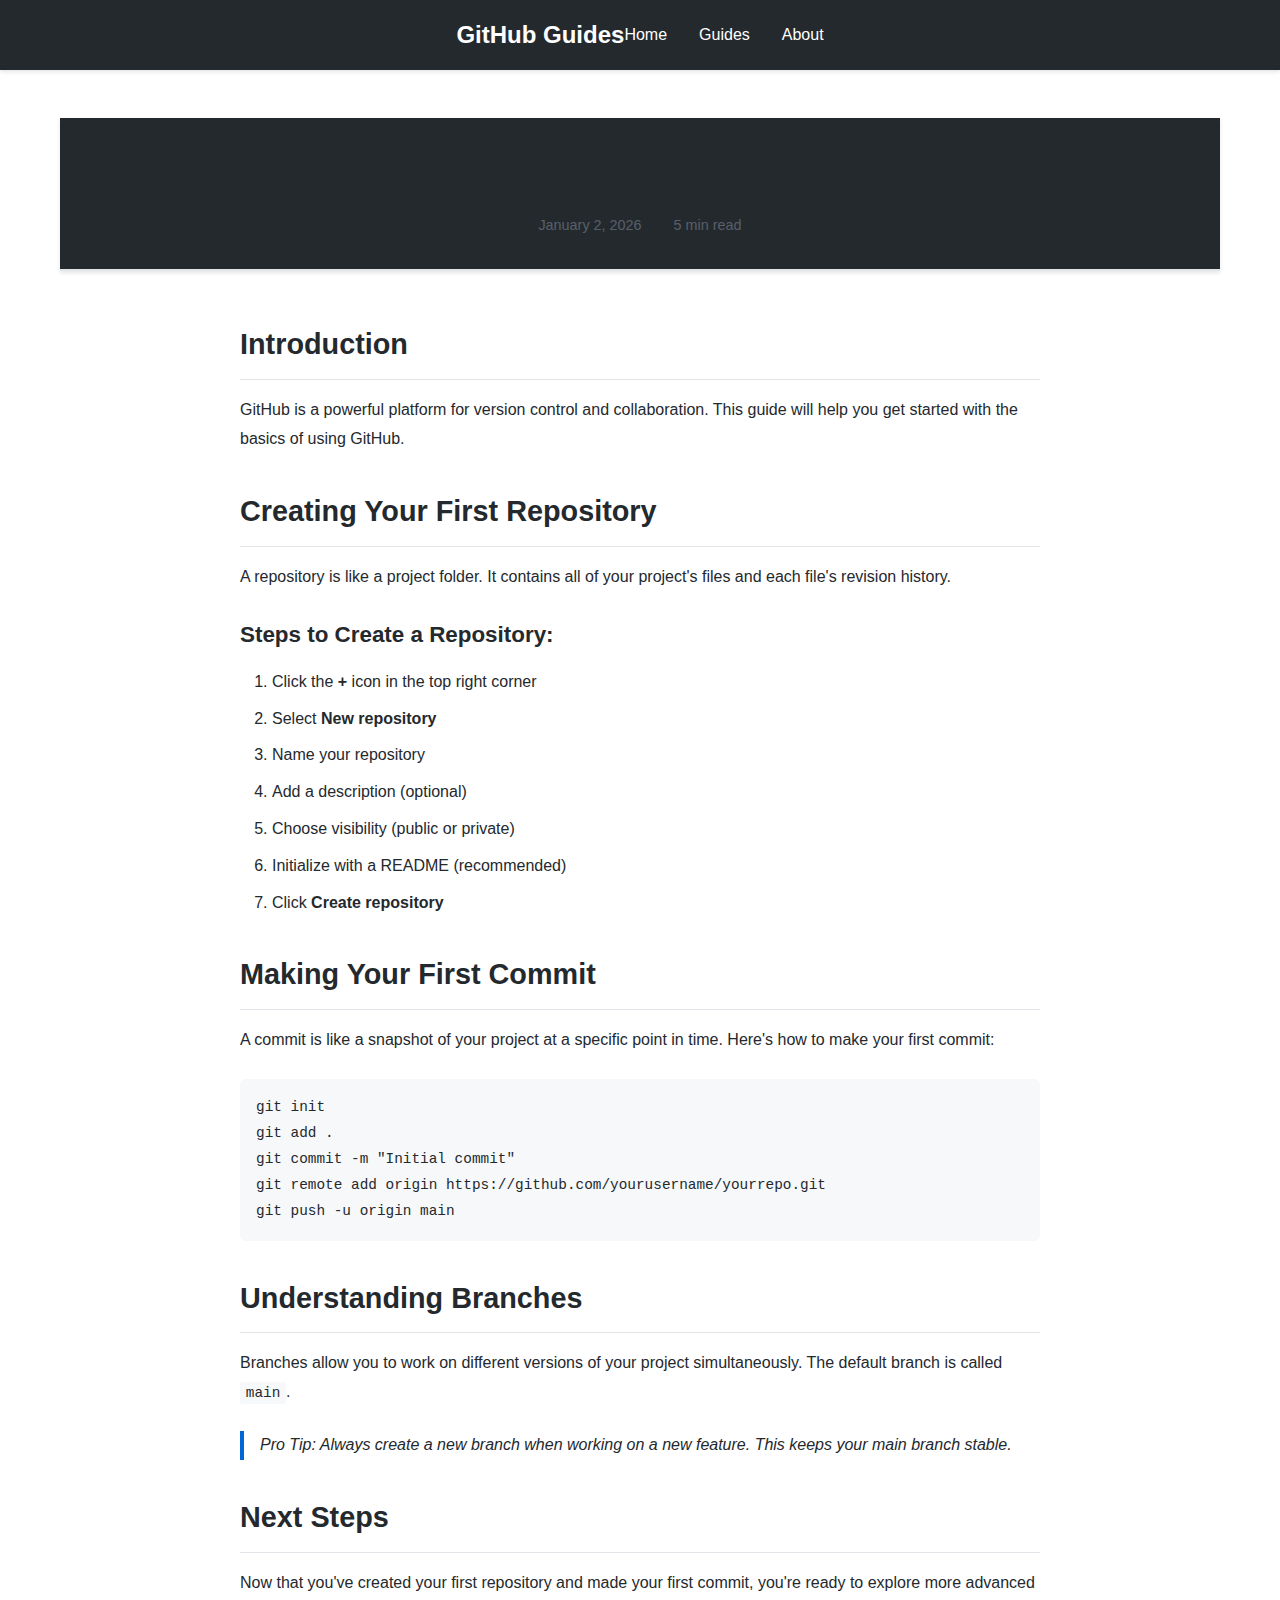
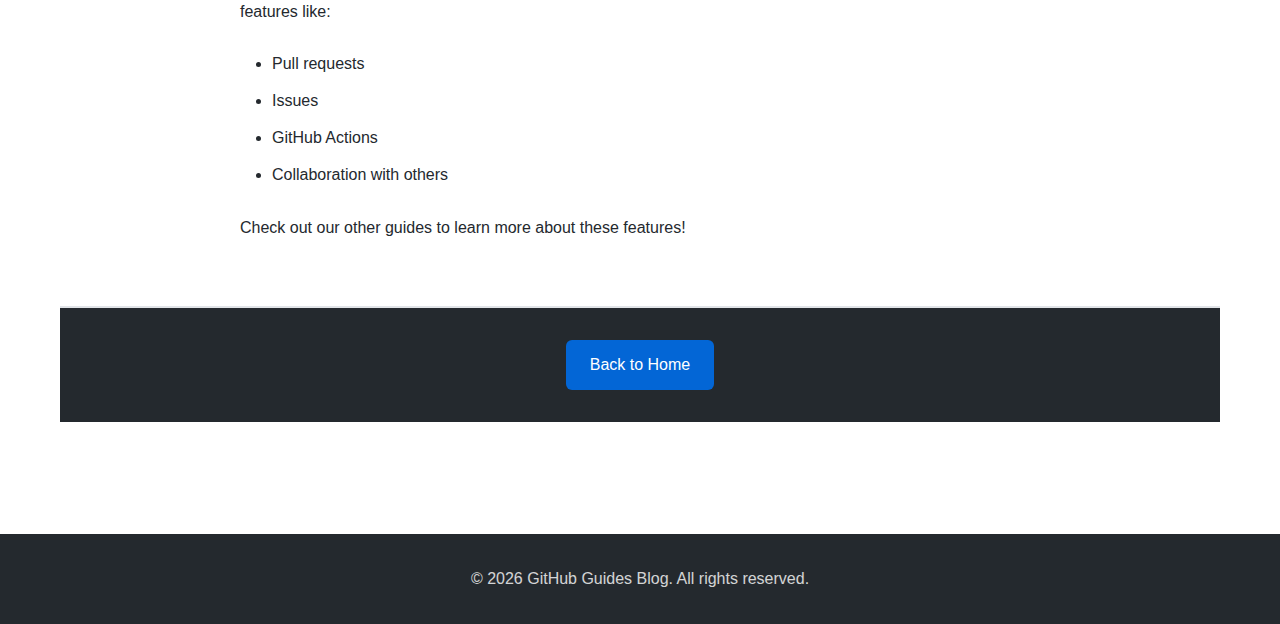
<file: guides/getting-started.html>
<!DOCTYPE html>
<html lang="en">
<head>
    <meta charset="UTF-8">
    <meta name="viewport" content="width=device-width, initial-scale=1.0">
    <title>Getting Started with GitHub - GitHub Guides Blog</title>
    <link rel="stylesheet" href="../assets/css/style.css">
    <link rel="stylesheet" href="../assets/css/guide.css">
</head>
<body>
    <header>
        <nav class="navbar">
            <div class="container">
                <h1 class="logo">GitHub Guides</h1>
                <ul class="nav-links">
                    <li><a href="../index.html">Home</a></li>
                    <li><a href="../index.html#guides">Guides</a></li>
                    <li><a href="../index.html#about">About</a></li>
                </ul>
            </div>
        </nav>
    </header>

    <main class="guide-content">
        <div class="container">
            <article>
                <header class="guide-header">
                    <h1>Getting Started with GitHub</h1>
                    <div class="guide-meta">
                        <span class="date">January 2, 2026</span>
                        <span class="reading-time">5 min read</span>
                    </div>
                </header>

                <section class="guide-body">
                    <h2>Introduction</h2>
                    <p>GitHub is a powerful platform for version control and collaboration. This guide will help you get started with the basics of using GitHub.</p>

                    <h2>Creating Your First Repository</h2>
                    <p>A repository is like a project folder. It contains all of your project's files and each file's revision history.</p>
                    
                    <h3>Steps to Create a Repository:</h3>
                    <ol>
                        <li>Click the <strong>+</strong> icon in the top right corner</li>
                        <li>Select <strong>New repository</strong></li>
                        <li>Name your repository</li>
                        <li>Add a description (optional)</li>
                        <li>Choose visibility (public or private)</li>
                        <li>Initialize with a README (recommended)</li>
                        <li>Click <strong>Create repository</strong></li>
                    </ol>

                    <h2>Making Your First Commit</h2>
                    <p>A commit is like a snapshot of your project at a specific point in time. Here's how to make your first commit:</p>
                    
                    <pre><code>git init
git add .
git commit -m "Initial commit"
git remote add origin https://github.com/yourusername/yourrepo.git
git push -u origin main</code></pre>

                    <h2>Understanding Branches</h2>
                    <p>Branches allow you to work on different versions of your project simultaneously. The default branch is called <code>main</code>.</p>

                    <blockquote>
                        <p>Pro Tip: Always create a new branch when working on a new feature. This keeps your main branch stable.</p>
                    </blockquote>

                    <h2>Next Steps</h2>
                    <p>Now that you've created your first repository and made your first commit, you're ready to explore more advanced features like:</p>
                    <ul>
                        <li>Pull requests</li>
                        <li>Issues</li>
                        <li>GitHub Actions</li>
                        <li>Collaboration with others</li>
                    </ul>

                    <p>Check out our other guides to learn more about these features!</p>
                </section>

                <footer class="guide-footer">
                    <a href="../index.html" class="btn">Back to Home</a>
                </footer>
            </article>
        </div>
    </main>

    <footer>
        <div class="container">
            <p>&copy; 2026 GitHub Guides Blog. All rights reserved.</p>
        </div>
    </footer>

    <script src="../assets/js/main.js"></script>
</body>
</html>
</file>
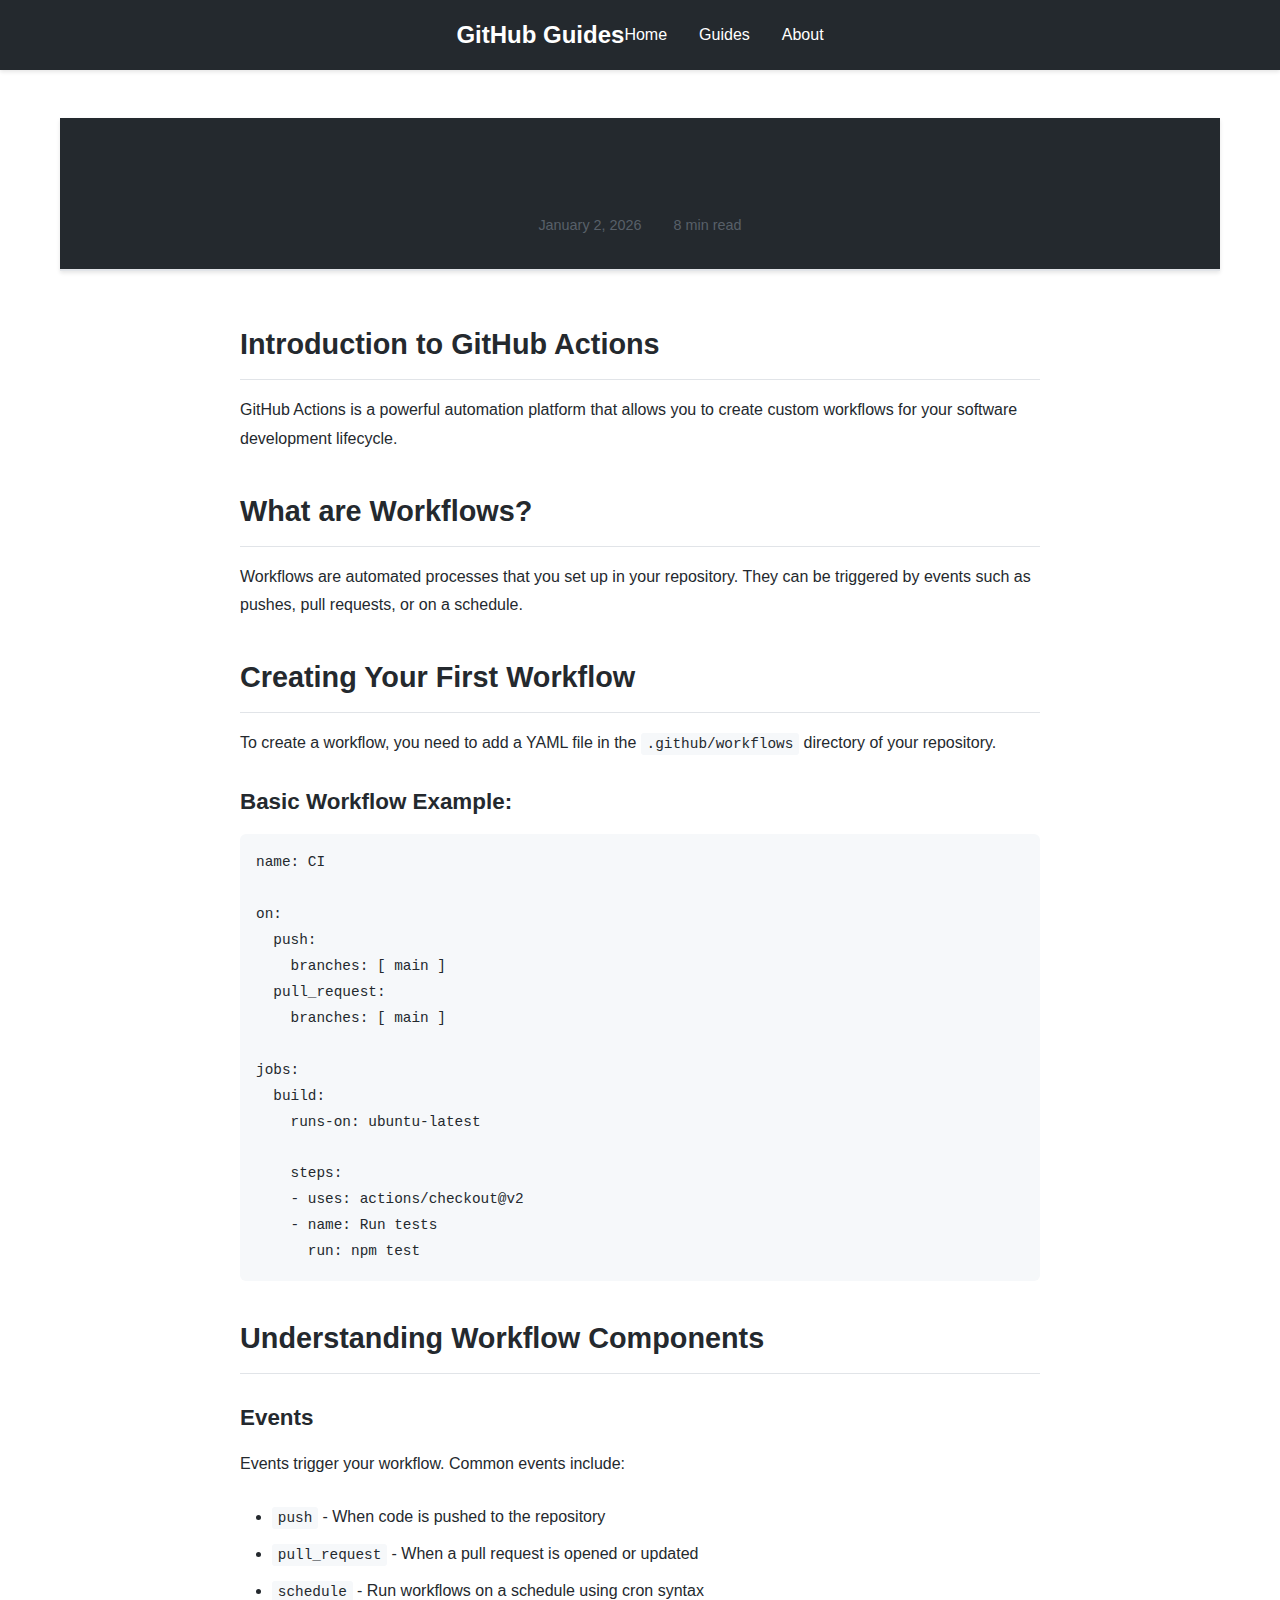
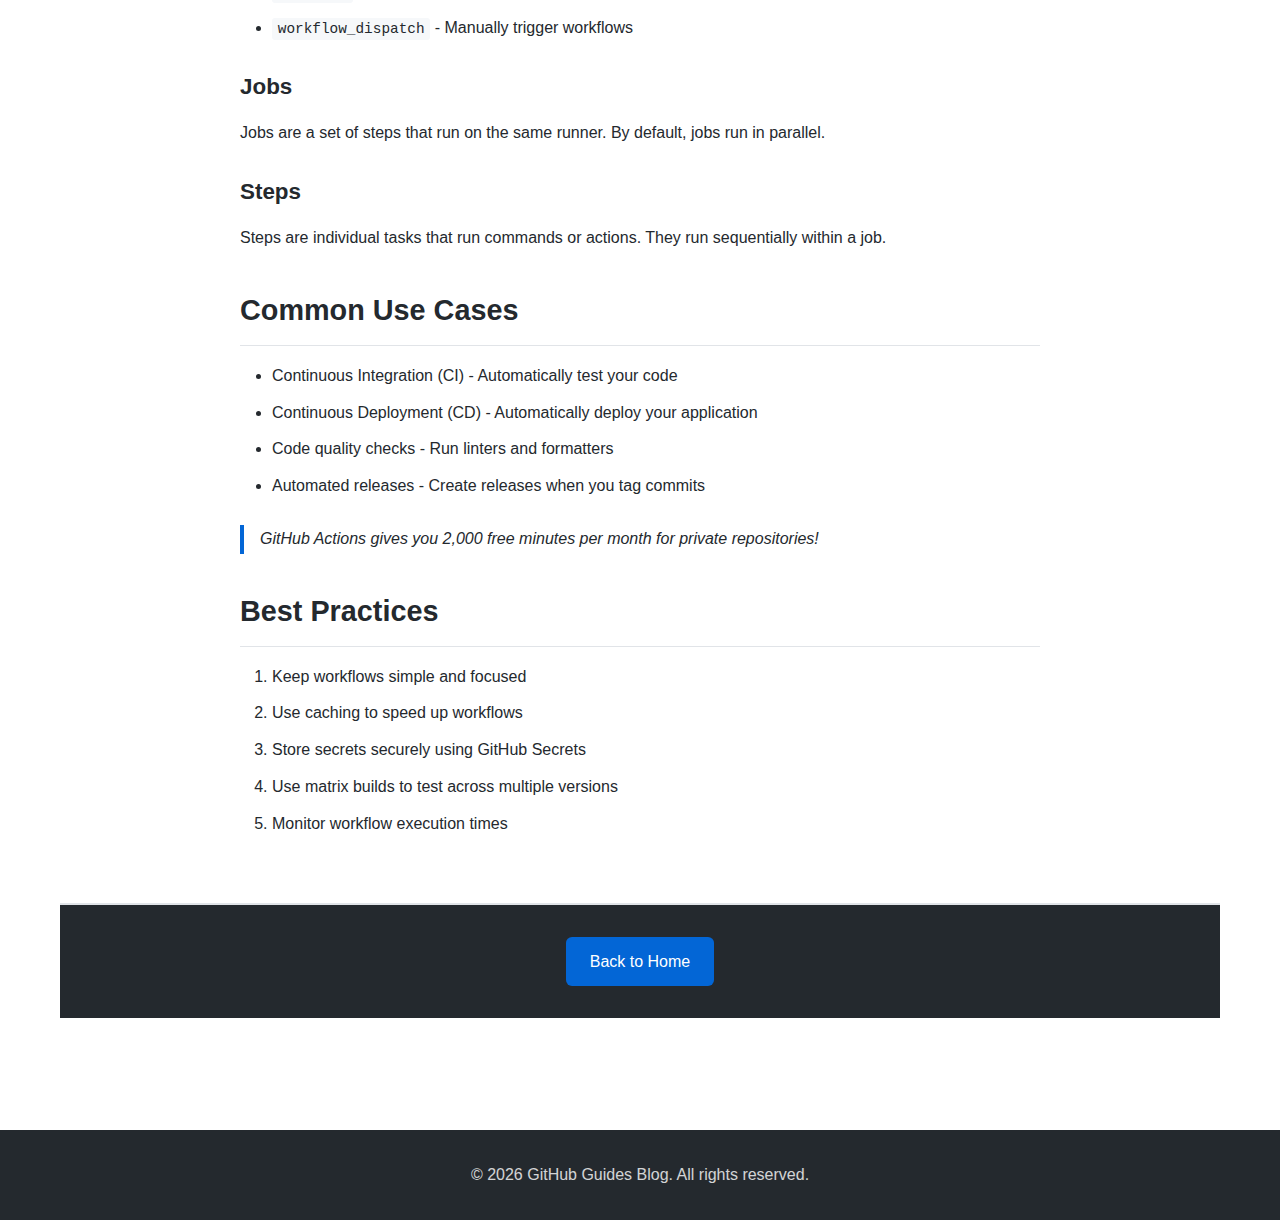
<file: guides/github-actions.html>
<!DOCTYPE html>
<html lang="en">
<head>
    <meta charset="UTF-8">
    <meta name="viewport" content="width=device-width, initial-scale=1.0">
    <title>GitHub Actions Guide - GitHub Guides Blog</title>
    <link rel="stylesheet" href="../assets/css/style.css">
    <link rel="stylesheet" href="../assets/css/guide.css">
</head>
<body>
    <header>
        <nav class="navbar">
            <div class="container">
                <h1 class="logo">GitHub Guides</h1>
                <ul class="nav-links">
                    <li><a href="../index.html">Home</a></li>
                    <li><a href="../index.html#guides">Guides</a></li>
                    <li><a href="../index.html#about">About</a></li>
                </ul>
            </div>
        </nav>
    </header>

    <main class="guide-content">
        <div class="container">
            <article>
                <header class="guide-header">
                    <h1>GitHub Actions Guide</h1>
                    <div class="guide-meta">
                        <span class="date">January 2, 2026</span>
                        <span class="reading-time">8 min read</span>
                    </div>
                </header>

                <section class="guide-body">
                    <h2>Introduction to GitHub Actions</h2>
                    <p>GitHub Actions is a powerful automation platform that allows you to create custom workflows for your software development lifecycle.</p>

                    <h2>What are Workflows?</h2>
                    <p>Workflows are automated processes that you set up in your repository. They can be triggered by events such as pushes, pull requests, or on a schedule.</p>

                    <h2>Creating Your First Workflow</h2>
                    <p>To create a workflow, you need to add a YAML file in the <code>.github/workflows</code> directory of your repository.</p>

                    <h3>Basic Workflow Example:</h3>
                    <pre><code>name: CI

on:
  push:
    branches: [ main ]
  pull_request:
    branches: [ main ]

jobs:
  build:
    runs-on: ubuntu-latest
    
    steps:
    - uses: actions/checkout@v2
    - name: Run tests
      run: npm test</code></pre>

                    <h2>Understanding Workflow Components</h2>
                    
                    <h3>Events</h3>
                    <p>Events trigger your workflow. Common events include:</p>
                    <ul>
                        <li><code>push</code> - When code is pushed to the repository</li>
                        <li><code>pull_request</code> - When a pull request is opened or updated</li>
                        <li><code>schedule</code> - Run workflows on a schedule using cron syntax</li>
                        <li><code>workflow_dispatch</code> - Manually trigger workflows</li>
                    </ul>

                    <h3>Jobs</h3>
                    <p>Jobs are a set of steps that run on the same runner. By default, jobs run in parallel.</p>

                    <h3>Steps</h3>
                    <p>Steps are individual tasks that run commands or actions. They run sequentially within a job.</p>

                    <h2>Common Use Cases</h2>
                    <ul>
                        <li>Continuous Integration (CI) - Automatically test your code</li>
                        <li>Continuous Deployment (CD) - Automatically deploy your application</li>
                        <li>Code quality checks - Run linters and formatters</li>
                        <li>Automated releases - Create releases when you tag commits</li>
                    </ul>

                    <blockquote>
                        <p>GitHub Actions gives you 2,000 free minutes per month for private repositories!</p>
                    </blockquote>

                    <h2>Best Practices</h2>
                    <ol>
                        <li>Keep workflows simple and focused</li>
                        <li>Use caching to speed up workflows</li>
                        <li>Store secrets securely using GitHub Secrets</li>
                        <li>Use matrix builds to test across multiple versions</li>
                        <li>Monitor workflow execution times</li>
                    </ol>
                </section>

                <footer class="guide-footer">
                    <a href="../index.html" class="btn">Back to Home</a>
                </footer>
            </article>
        </div>
    </main>

    <footer>
        <div class="container">
            <p>&copy; 2026 GitHub Guides Blog. All rights reserved.</p>
        </div>
    </footer>

    <script src="../assets/js/main.js"></script>
</body>
</html>
</file>
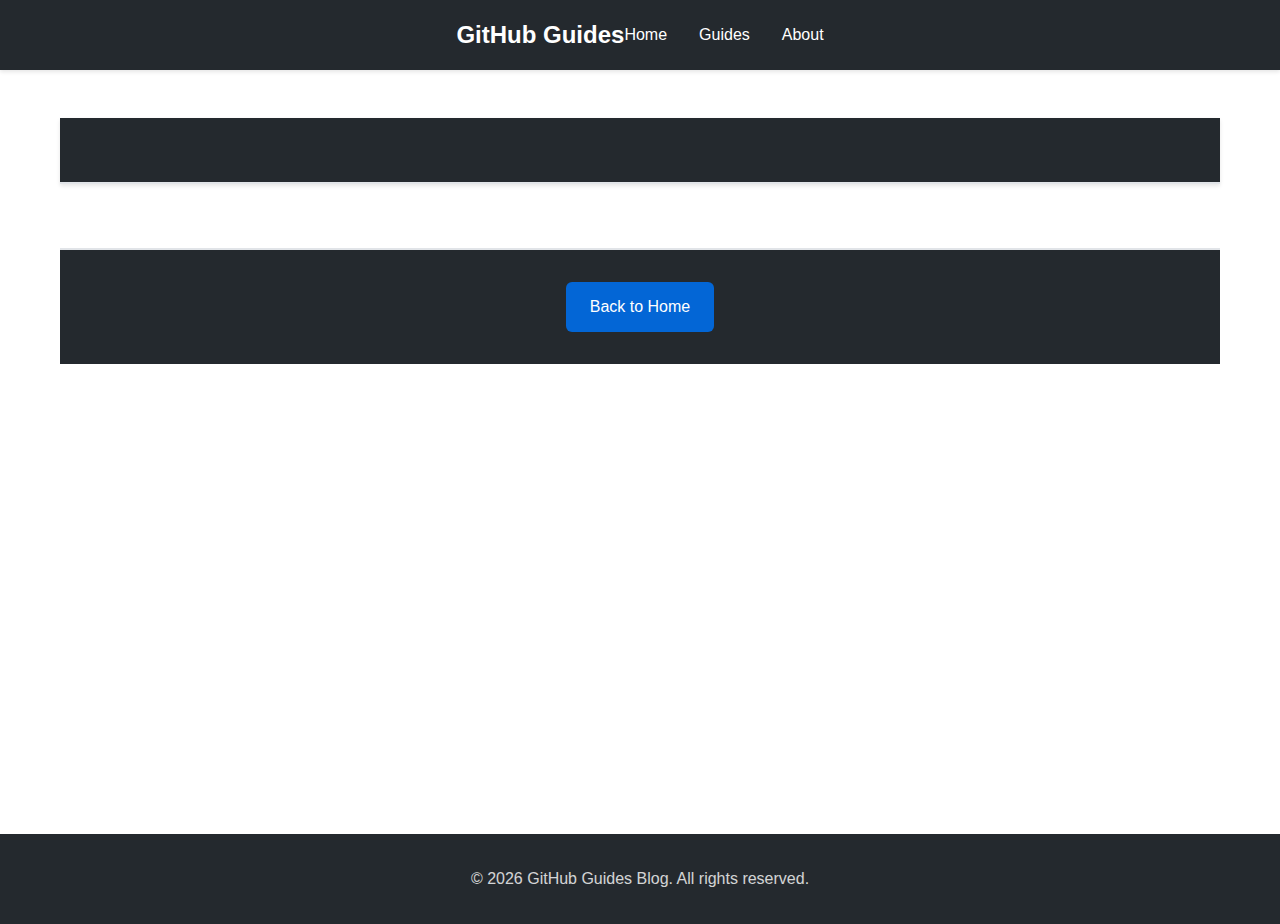
<file: templates/guide-template.html>
<!DOCTYPE html>
<html lang="en">
<head>
    <meta charset="UTF-8">
    <meta name="viewport" content="width=device-width, initial-scale=1.0">
    <title>Guide Template - GitHub Guides Blog</title>
    <link rel="stylesheet" href="../assets/css/style.css">
    <link rel="stylesheet" href="../assets/css/guide.css">
</head>
<body>
    <header>
        <nav class="navbar">
            <div class="container">
                <h1 class="logo">GitHub Guides</h1>
                <ul class="nav-links">
                    <li><a href="../index.html">Home</a></li>
                    <li><a href="../index.html#guides">Guides</a></li>
                    <li><a href="../index.html#about">About</a></li>
                </ul>
            </div>
        </nav>
    </header>

    <main class="guide-content">
        <div class="container">
            <article>
                <header class="guide-header">
                    <h1><!-- Guide Title --></h1>
                    <div class="guide-meta">
                        <span class="date"><!-- Publication Date --></span>
                        <span class="reading-time"><!-- Reading Time --></span>
                    </div>
                </header>

                <section class="guide-body">
                    <!-- Guide Content Goes Here -->
                </section>

                <footer class="guide-footer">
                    <a href="../index.html" class="btn">Back to Home</a>
                </footer>
            </article>
        </div>
    </main>

    <footer>
        <div class="container">
            <p>&copy; 2026 GitHub Guides Blog. All rights reserved.</p>
        </div>
    </footer>

    <script src="../assets/js/main.js"></script>
</body>
</html>
</file>
<file: assets/css/guide.css>
/* Guide Page Styles */

.guide-content {
    padding: 3rem 0;
    min-height: calc(100vh - 200px);
}

.guide-header {
    text-align: center;
    padding-bottom: 2rem;
    border-bottom: 2px solid #e1e4e8;
    margin-bottom: 3rem;
}

.guide-header h1 {
    font-size: 2.5rem;
    color: #24292e;
    margin-bottom: 1rem;
}

.guide-meta {
    display: flex;
    justify-content: center;
    gap: 2rem;
    color: #586069;
    font-size: 0.9rem;
}

.guide-meta span {
    display: flex;
    align-items: center;
}

.guide-body {
    max-width: 800px;
    margin: 0 auto;
    line-height: 1.8;
}

.guide-body h2 {
    font-size: 1.8rem;
    color: #24292e;
    margin-top: 2rem;
    margin-bottom: 1rem;
    padding-bottom: 0.5rem;
    border-bottom: 1px solid #e1e4e8;
}

.guide-body h3 {
    font-size: 1.4rem;
    color: #24292e;
    margin-top: 1.5rem;
    margin-bottom: 0.75rem;
}

.guide-body p {
    margin-bottom: 1.5rem;
    color: #24292e;
}

.guide-body code {
    background-color: #f6f8fa;
    padding: 0.2em 0.4em;
    border-radius: 3px;
    font-family: 'Monaco', 'Courier New', monospace;
    font-size: 0.9em;
}

.guide-body pre {
    background-color: #f6f8fa;
    padding: 1rem;
    border-radius: 6px;
    overflow-x: auto;
    margin-bottom: 1.5rem;
}

.guide-body pre code {
    background-color: transparent;
    padding: 0;
}

.guide-body ul,
.guide-body ol {
    margin-bottom: 1.5rem;
    padding-left: 2rem;
}

.guide-body li {
    margin-bottom: 0.5rem;
}

.guide-body blockquote {
    border-left: 4px solid #0366d6;
    padding-left: 1rem;
    margin: 1.5rem 0;
    color: #586069;
    font-style: italic;
}

.guide-body img {
    max-width: 100%;
    height: auto;
    border-radius: 6px;
    margin: 1.5rem 0;
}

.guide-footer {
    margin-top: 4rem;
    padding-top: 2rem;
    border-top: 2px solid #e1e4e8;
    text-align: center;
}

@media (max-width: 768px) {
    .guide-header h1 {
        font-size: 2rem;
    }

    .guide-meta {
        flex-direction: column;
        gap: 0.5rem;
    }

    .guide-body {
        padding: 0 1rem;
    }
}
</file>
<file: assets/css/style.css>
/* Reset and Base Styles */
* {
    margin: 0;
    padding: 0;
    box-sizing: border-box;
}

body {
    font-family: -apple-system, BlinkMacSystemFont, 'Segoe UI', Helvetica, Arial, sans-serif;
    line-height: 1.6;
    color: #24292e;
    background-color: #ffffff;
}

.container {
    max-width: 1200px;
    margin: 0 auto;
    padding: 0 20px;
}

/* Header and Navigation */
header {
    background-color: #24292e;
    color: #ffffff;
    padding: 1rem 0;
    box-shadow: 0 2px 4px rgba(0,0,0,0.1);
}

.navbar {
    display: flex;
    align-items: center;
}

.navbar .container {
    display: flex;
    justify-content: space-between;
    align-items: center;
}

.logo {
    font-size: 1.5rem;
    font-weight: 600;
}

.nav-links {
    display: flex;
    list-style: none;
    gap: 2rem;
}

.nav-links a {
    color: #ffffff;
    text-decoration: none;
    transition: color 0.3s ease;
}

.nav-links a:hover {
    color: #0366d6;
}

/* Hero Section */
.hero {
    background: linear-gradient(135deg, #667eea 0%, #764ba2 100%);
    color: #ffffff;
    padding: 4rem 0;
    text-align: center;
}

.hero h1 {
    font-size: 2.5rem;
    margin-bottom: 1rem;
}

.hero p {
    font-size: 1.2rem;
    opacity: 0.9;
}

/* Guides Section */
.guides-section {
    padding: 4rem 0;
    background-color: #f6f8fa;
}

.guides-section h2 {
    text-align: center;
    font-size: 2rem;
    margin-bottom: 3rem;
    color: #24292e;
}

.guides-grid {
    display: grid;
    grid-template-columns: repeat(auto-fit, minmax(300px, 1fr));
    gap: 2rem;
}

.guide-card {
    background: #ffffff;
    padding: 2rem;
    border-radius: 8px;
    box-shadow: 0 2px 8px rgba(0,0,0,0.1);
    transition: transform 0.3s ease, box-shadow 0.3s ease;
}

.guide-card:hover {
    transform: translateY(-5px);
    box-shadow: 0 4px 12px rgba(0,0,0,0.15);
}

.guide-card h3 {
    color: #0366d6;
    margin-bottom: 1rem;
    font-size: 1.5rem;
}

.guide-card p {
    margin-bottom: 1.5rem;
    color: #586069;
}

.btn {
    display: inline-block;
    padding: 0.75rem 1.5rem;
    background-color: #0366d6;
    color: #ffffff;
    text-decoration: none;
    border-radius: 6px;
    transition: background-color 0.3s ease;
}

.btn:hover {
    background-color: #0256c7;
}

/* About Section */
.about-section {
    padding: 4rem 0;
    text-align: center;
}

.about-section h2 {
    font-size: 2rem;
    margin-bottom: 1.5rem;
    color: #24292e;
}

.about-section p {
    font-size: 1.1rem;
    color: #586069;
    max-width: 800px;
    margin: 0 auto;
}

/* Footer */
footer {
    background-color: #24292e;
    color: #ffffff;
    text-align: center;
    padding: 2rem 0;
    margin-top: 4rem;
}

footer p {
    opacity: 0.8;
}

/* Responsive Design */
@media (max-width: 768px) {
    .navbar .container {
        flex-direction: column;
        gap: 1rem;
    }

    .hero h1 {
        font-size: 2rem;
    }

    .hero p {
        font-size: 1rem;
    }

    .guides-grid {
        grid-template-columns: 1fr;
    }
}
</file>
